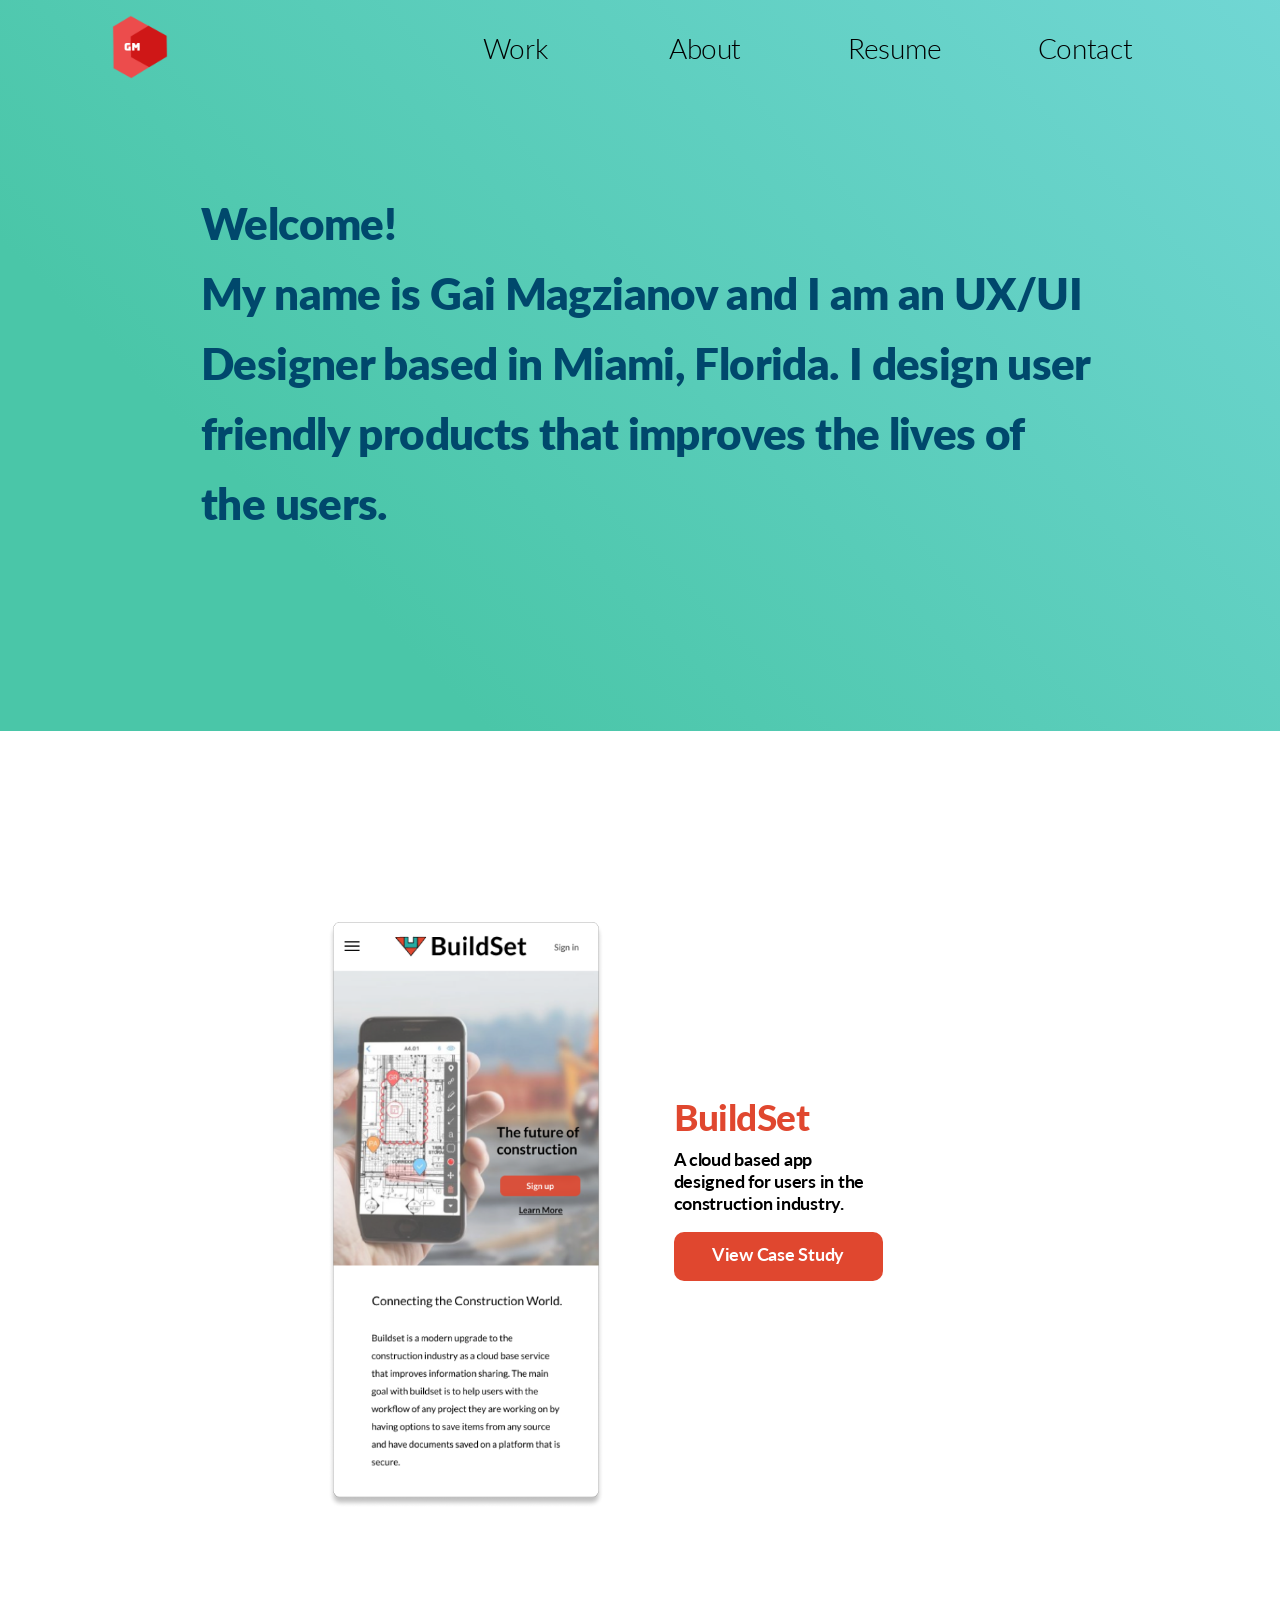
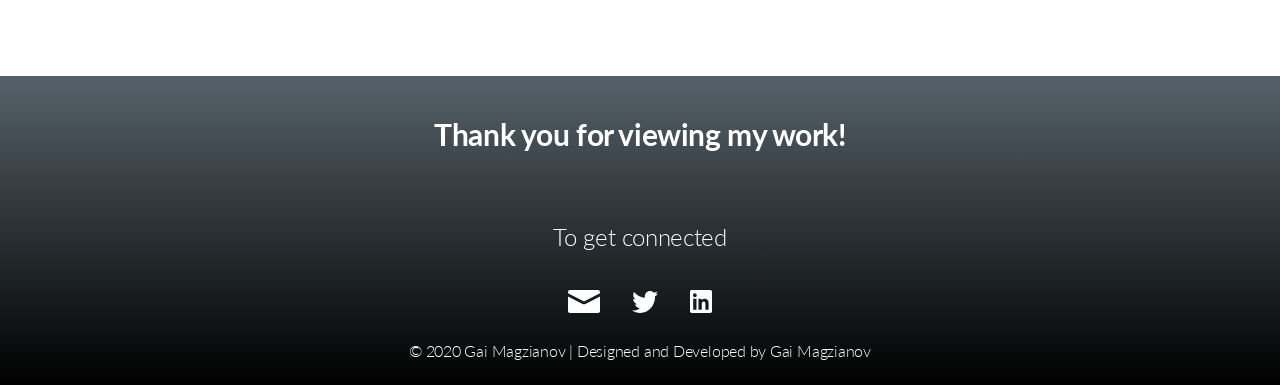
<file: index.html>
<!DOCTYPE html>
<html lang="en">
  <head>
    <meta charset="UTF-8" />
    <meta name="viewport" content="width=device-width, initial-scale=1.0" />
    <title>Home</title>
    <link rel="icon" href="./img/Logo.png" type="image/png" />
    <link rel="stylesheet" href="./css/normalize.css" />
    <link rel="stylesheet" href="./css/style.css" />
  </head>
  <body>
    <!-- hero section start -->
    <section class="home_hero">
      <header class="main_header">
        <div class="logo-wrapper">
          <a href="./index.html"><img src="./img/Logo.png" alt="logo" /></a>
        </div>
        <nav id="navBar" class="navBar">
          <button class="navBar-btn">
            <span class="navBar--open">
              <span></span>
              <span></span>
              <span></span>
            </span>
            <span class="navBar--close"></span>
          </button>
          <ul class="navBar-menu">
            <li><a href="./project.html" class="navBar-link">Work</a></li>
            <li><a href="./about.html" class="navBar-link">About</a></li>
            <li><a href="./resume.html" class="navBar-link">Resume</a></li>
            <li><a href="#footer" class="navBar-link goto-link">Contact</a></li>
          </ul>
        </nav>
      </header>
      <div class="home_hero-content">
        <h1>
          Welcome! <br />
          My name is Gai Magzianov and I am an UX/UI Designer based in Miami,
          Florida. I design user friendly products that improves the lives of the
          users.
        </h1>
      </div>
    </section>
    <!-- hero section end -->
    <!-- buildSet section start -->
    <section class="buildSet">
      <div class="buildSet-preview-wrapper">
        <img
          class="buildSet-preview"
          src="./img/Homepage_Mockup_-_Cellphone_1.png"
          alt="Homepage Mockup"
        />
      </div>
      <div class="buildSet-content">
        <h2>BuildSet</h2>
        <p>
          A cloud based app designed for users in the construction industry.
        </p>
        <a href="./project.html" class="btn-primary">View Case Study</a>
      </div>
    </section>
    <!-- buildSet section start -->
    <!-- footer start -->
    <footer id="footer" class="footer">
      <div class="footer-content">
        <h3>Thank you for viewing my work!</h3>
        <p>To get connected</p>
        <div class="social-links">
          <a
            class="social-btn"
            href="mailto:gmagzianov@gmail.com"
            target="_blank"
          >
            <img src="./img/Rectangle.svg" alt="email" />
          </a>
          <a
            class="social-btn"
            href="https://twitter.com/magzianov"
            target="_blank"
          >
            <img src="./img//twitter.svg" alt="twitter" />
          </a>
          <a
            class="social-btn"
            href="https://www.linkedin.com/in/guy-magzianov/"
            target="_blank"
          >
            <img src="./img/linkedin.svg" alt="linkedin" />
          </a>
        </div>
        <div class="copyrights">
          <p>© 2020 Gai Magzianov | Designed and Developed by Gai Magzianov</p>
        </div>
      </div>
    </footer>
    <!-- footer end -->
    <script src="./js/script.js"></script>
  </body>
</html>
</file>
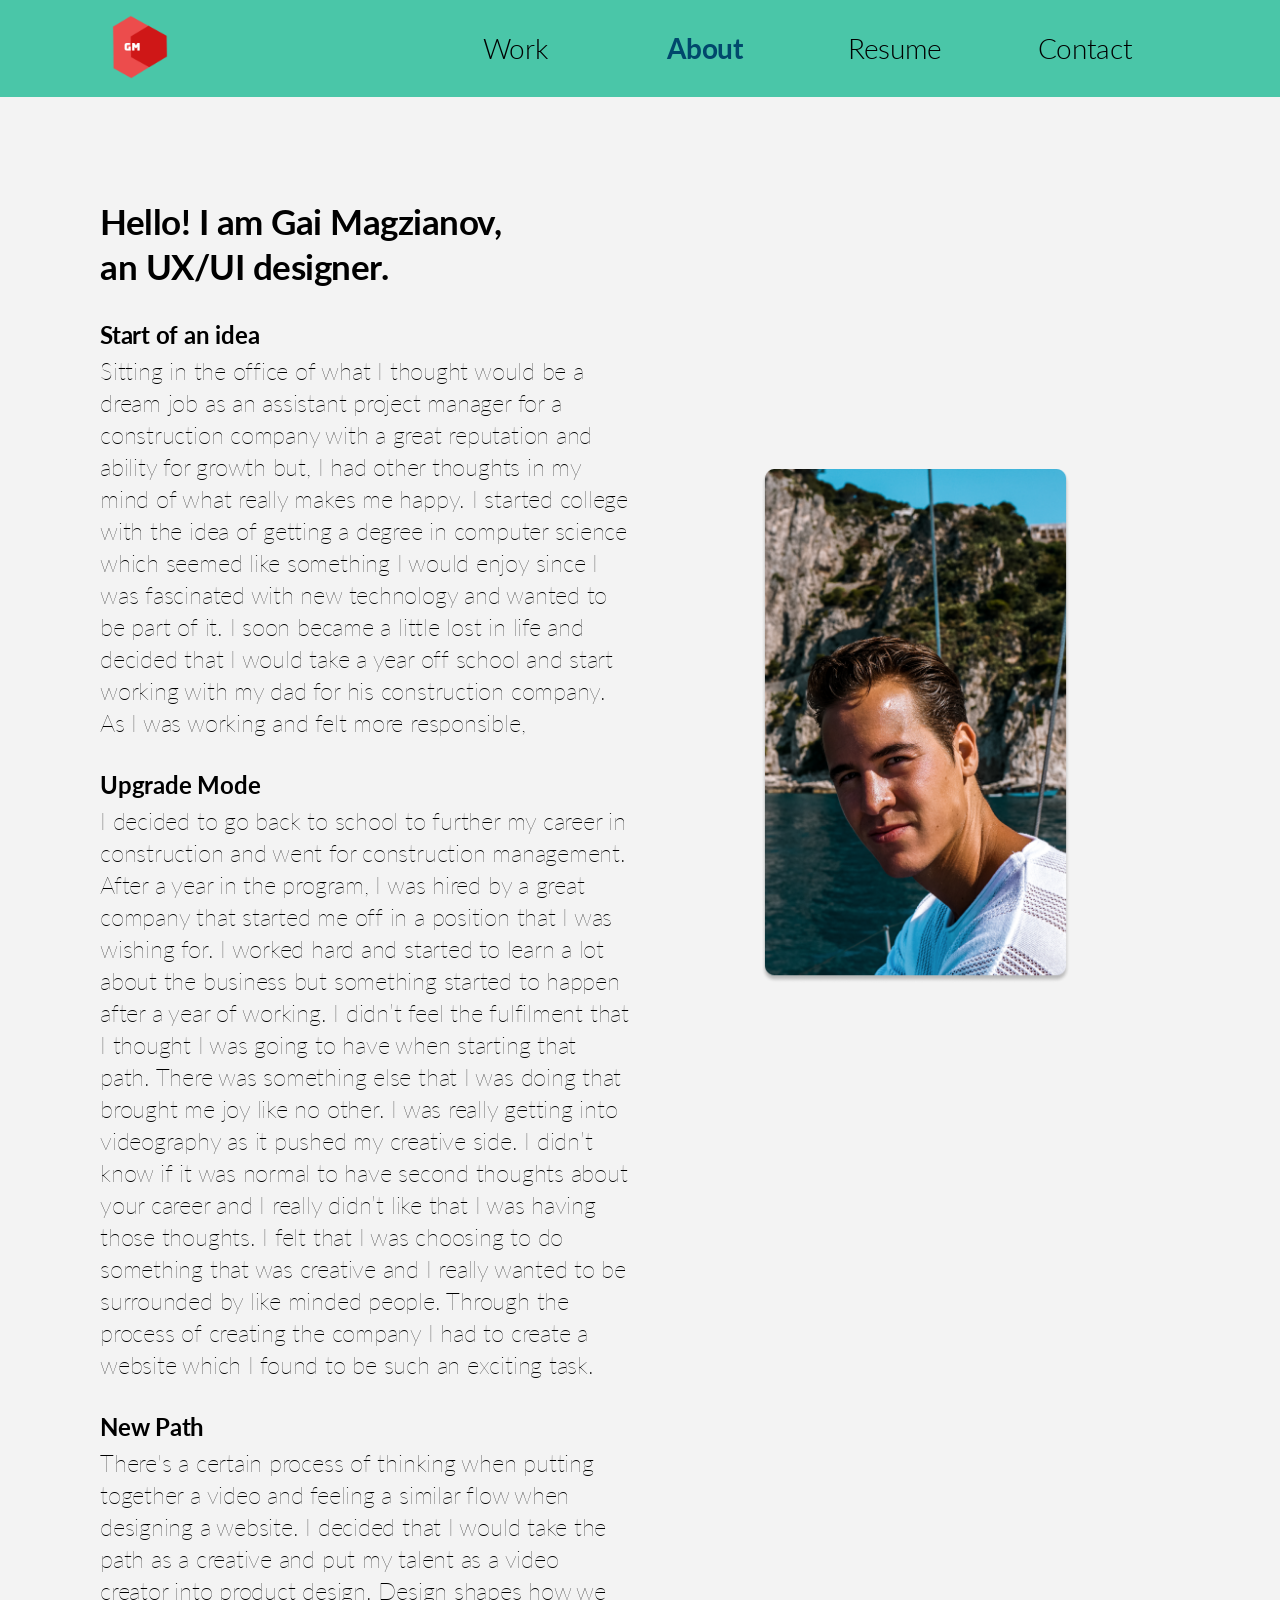
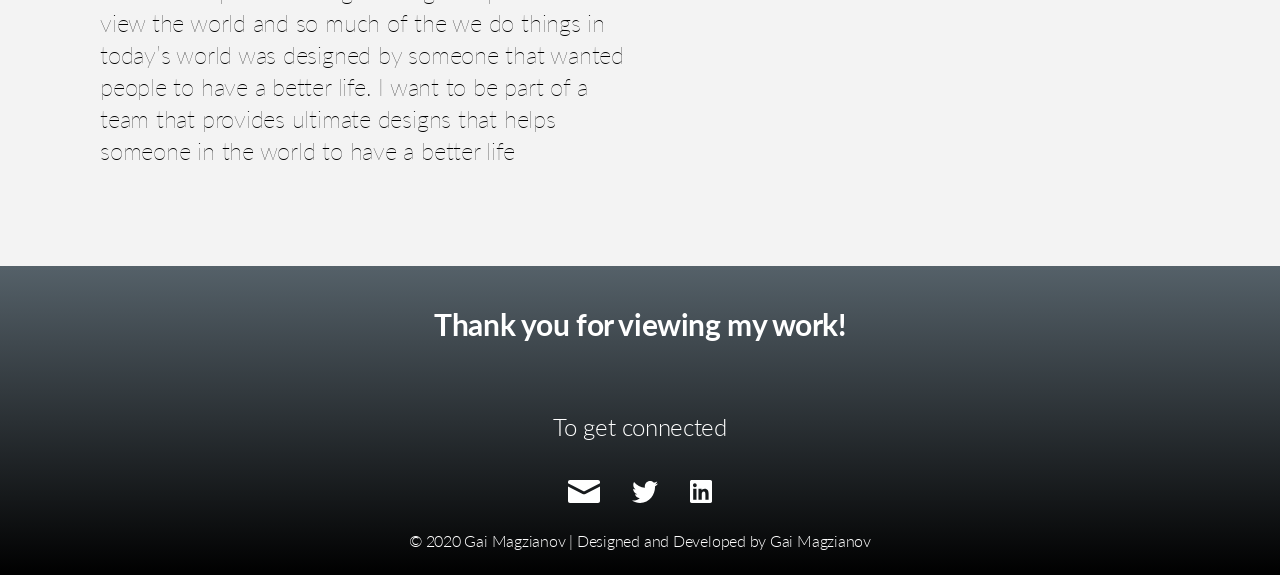
<file: about.html>
<!DOCTYPE html>
<html lang="en">
  <head>
    <meta charset="UTF-8" />
    <meta name="viewport" content="width=device-width, initial-scale=1.0" />
    <title>About</title>
    <link rel="icon" href="./img/Logo.png" type="image/png" />
    <link rel="stylesheet" href="./css/normalize.css" />
    <link rel="stylesheet" href="./css/style.css" />
  </head>
  <body>
    <!-- main header start -->
    <header class="main_header">
      <div class="logo-wrapper">
        <a href="./index.html"><img src="./img/Logo.png" alt="logo" /></a>
      </div>
      <nav id="navBar" class="navBar">
        <button class="navBar-btn">
          <span class="navBar--open">
            <span></span>
            <span></span>
            <span></span>
          </span>
          <span class="navBar--close"></span>
        </button>
        <ul class="navBar-menu">
          <li><a href="./project.html" class="navBar-link">Work</a></li>
          <li class="active">
            <a href="./about.html" class="navBar-link">About</a>
          </li>
          <li><a href="./resume.html" class="navBar-link">Resume</a></li>
          <li><a href="#footer" class="navBar-link goto-link">Contact</a></li>
        </ul>
      </nav>
    </header>
    <!-- main header end -->
    <!-- About section start -->
    <section class="About">
      <div class="About-content">
        <h2>
          Hello! I am Gai Magzianov, <br />
          an UX/UI designer.
        </h2>
        <div class="row">
          <div class="col">
            <img
              src="./img/image_1.png"
              alt="profile img"
              class="profile-img"
            />
          </div>
          <div class="col">
            <h4>Start of an idea</h4>
            <p>
              Sitting in the office of what I thought would be a dream job as an
              assistant project manager for a construction company with a great
              reputation and ability for growth but, I had other thoughts in my
              mind of what really makes me happy. I started college with the
              idea of getting a degree in computer science which seemed like
              something I would enjoy since I was fascinated with new technology
              and wanted to be part of it. I soon became a little lost in life
              and decided that I would take a year off school and start working
              with my dad for his construction company. As I was working and
              felt more responsible,
            </p>
            <h4>Upgrade Mode</h4>
            <p>
              I decided to go back to school to further my career in
              construction and went for construction management. After a year in
              the program, I was hired by a great company that started me off in
              a position that I was wishing for. I worked hard and started to
              learn a lot about the business but something started to happen
              after a year of working. I didn’t feel the fulfilment that I
              thought I was going to have when starting that path. There was
              something else that I was doing that brought me joy like no other.
              I was really getting into videography as it pushed my creative
              side. I didn’t know if it was normal to have second thoughts about
              your career and I really didn’t like that I was having those
              thoughts. I felt that I was choosing to do something that was
              creative and I really wanted to be surrounded by like minded
              people. Through the process of creating the company I had to
              create a website which I found to be such an exciting task.
            </p>
            <h4>New Path</h4>
            <p>
              There's a certain process of thinking when putting together a
              video and feeling a similar flow when designing a website. I
              decided that I would take the path as a creative and put my talent
              as a video creator into product design. Design shapes how we view
              the world and so much of the we do things in today’s world was
              designed by someone that wanted people to have a better life. I
              want to be part of a team that provides ultimate designs that
              helps someone in the world to have a better life
            </p>
          </div>
        </div>
      </div>
    </section>
    <!-- About section end -->
    <!-- footer start -->
    <footer id="footer" class="footer">
      <div class="footer-content">
        <h3>Thank you for viewing my work!</h3>
        <p>To get connected</p>
        <div class="social-links">
          <a
            class="social-btn"
            href="mailto:gmagzianov@gmail.com"
            target="_blank"
          >
            <img src="./img/Rectangle.svg" alt="email" />
          </a>
          <a
            class="social-btn"
            href="https://twitter.com/magzianov"
            target="_blank"
          >
            <img src="./img//twitter.svg" alt="twitter" />
          </a>
          <a
            class="social-btn"
            href="https://www.linkedin.com/in/guy-magzianov/"
            target="_blank"
          >
            <img src="./img/linkedin.svg" alt="linkedin" />
          </a>
        </div>
        <div class="copyrights">
          <p>© 2020 Gai Magzianov | Designed and Developed by Gai Magzianov</p>
        </div>
      </div>
    </footer>
    <!-- footer end -->
    <script src="./js/script.js"></script>
  </body>
</html>
</file>
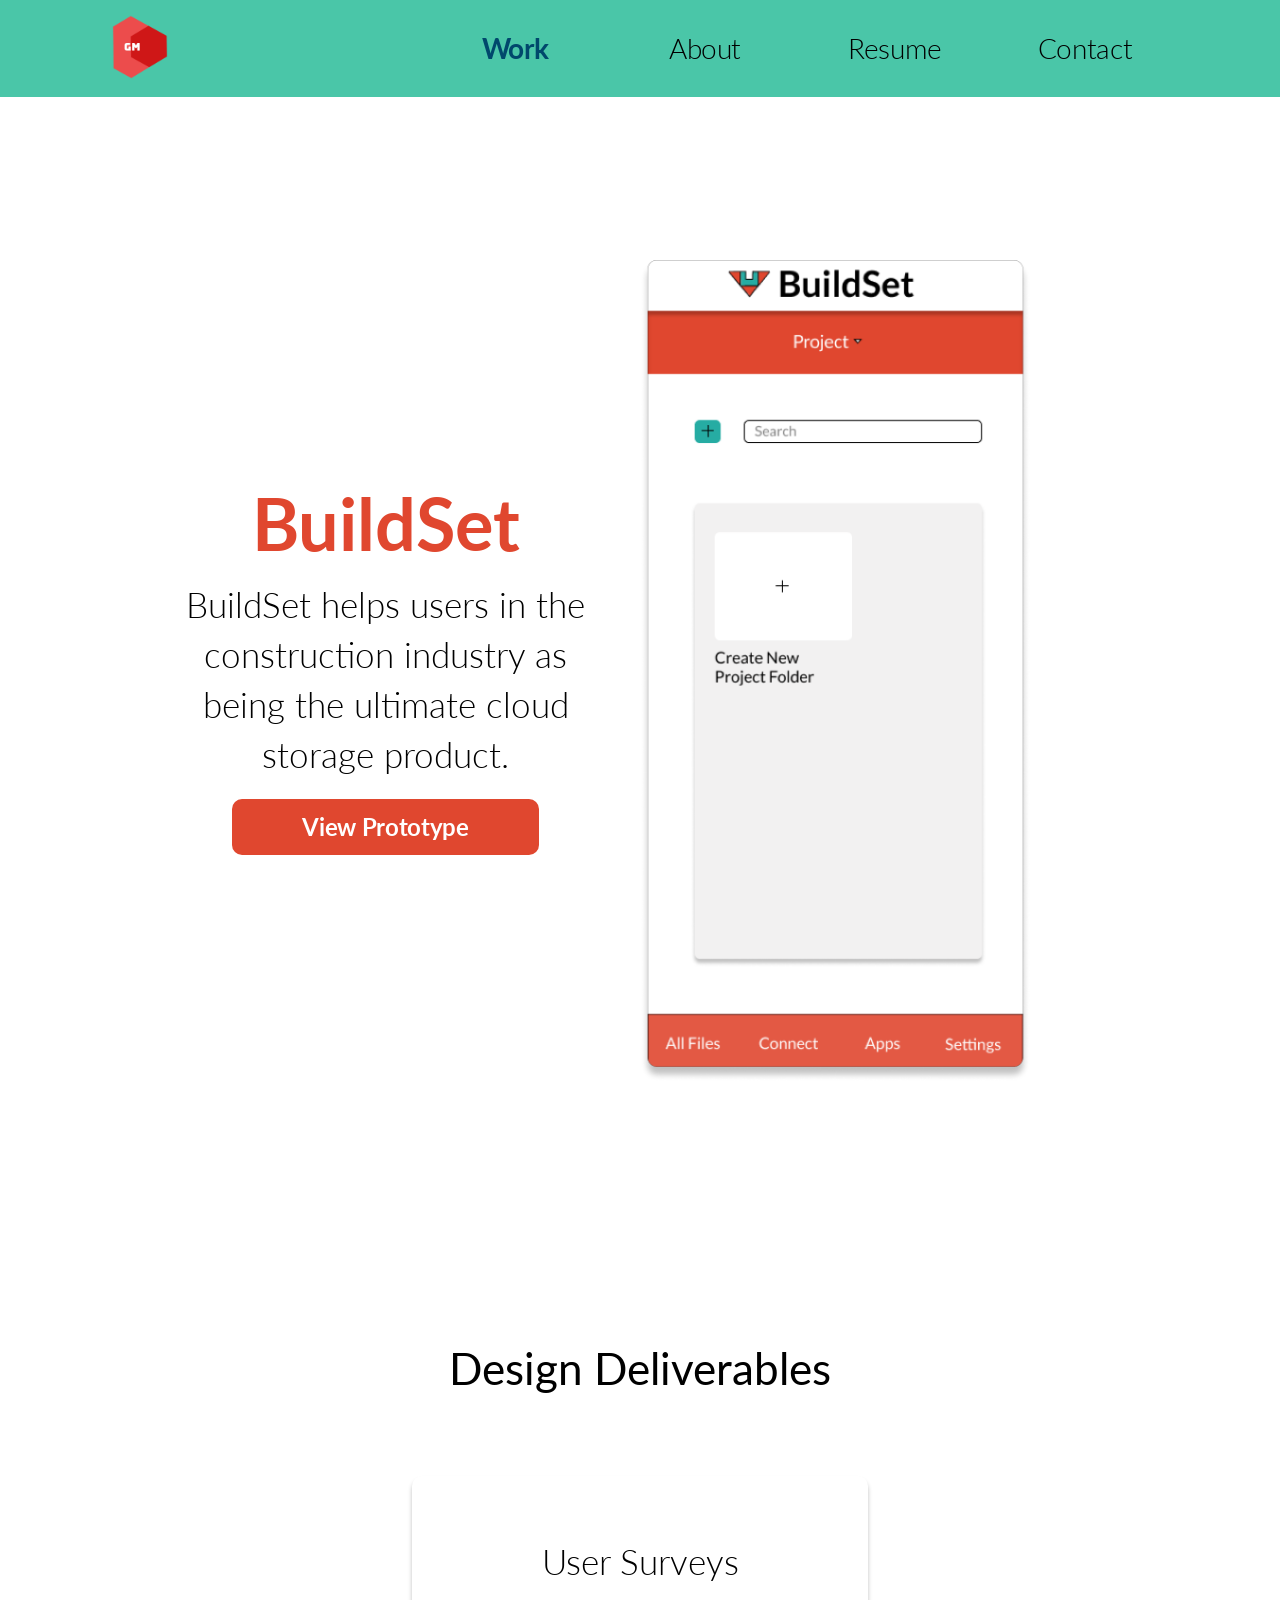
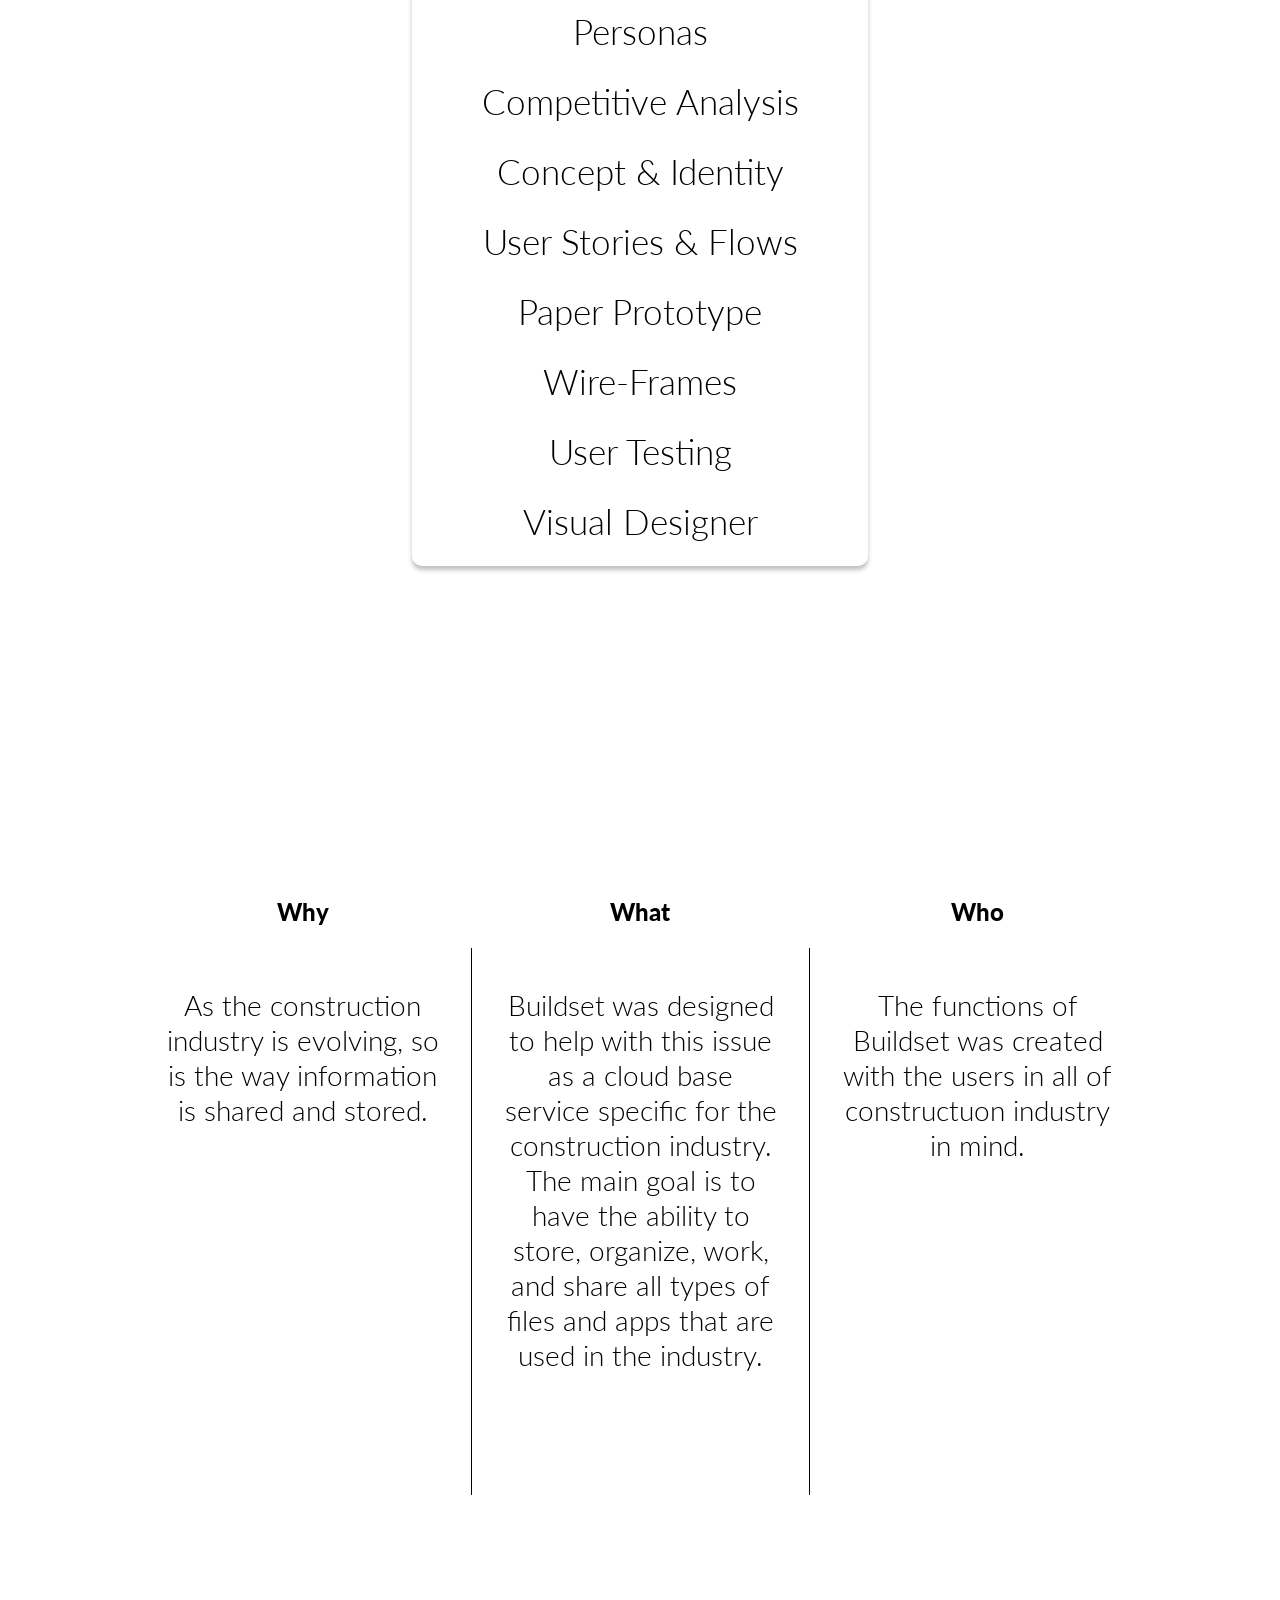
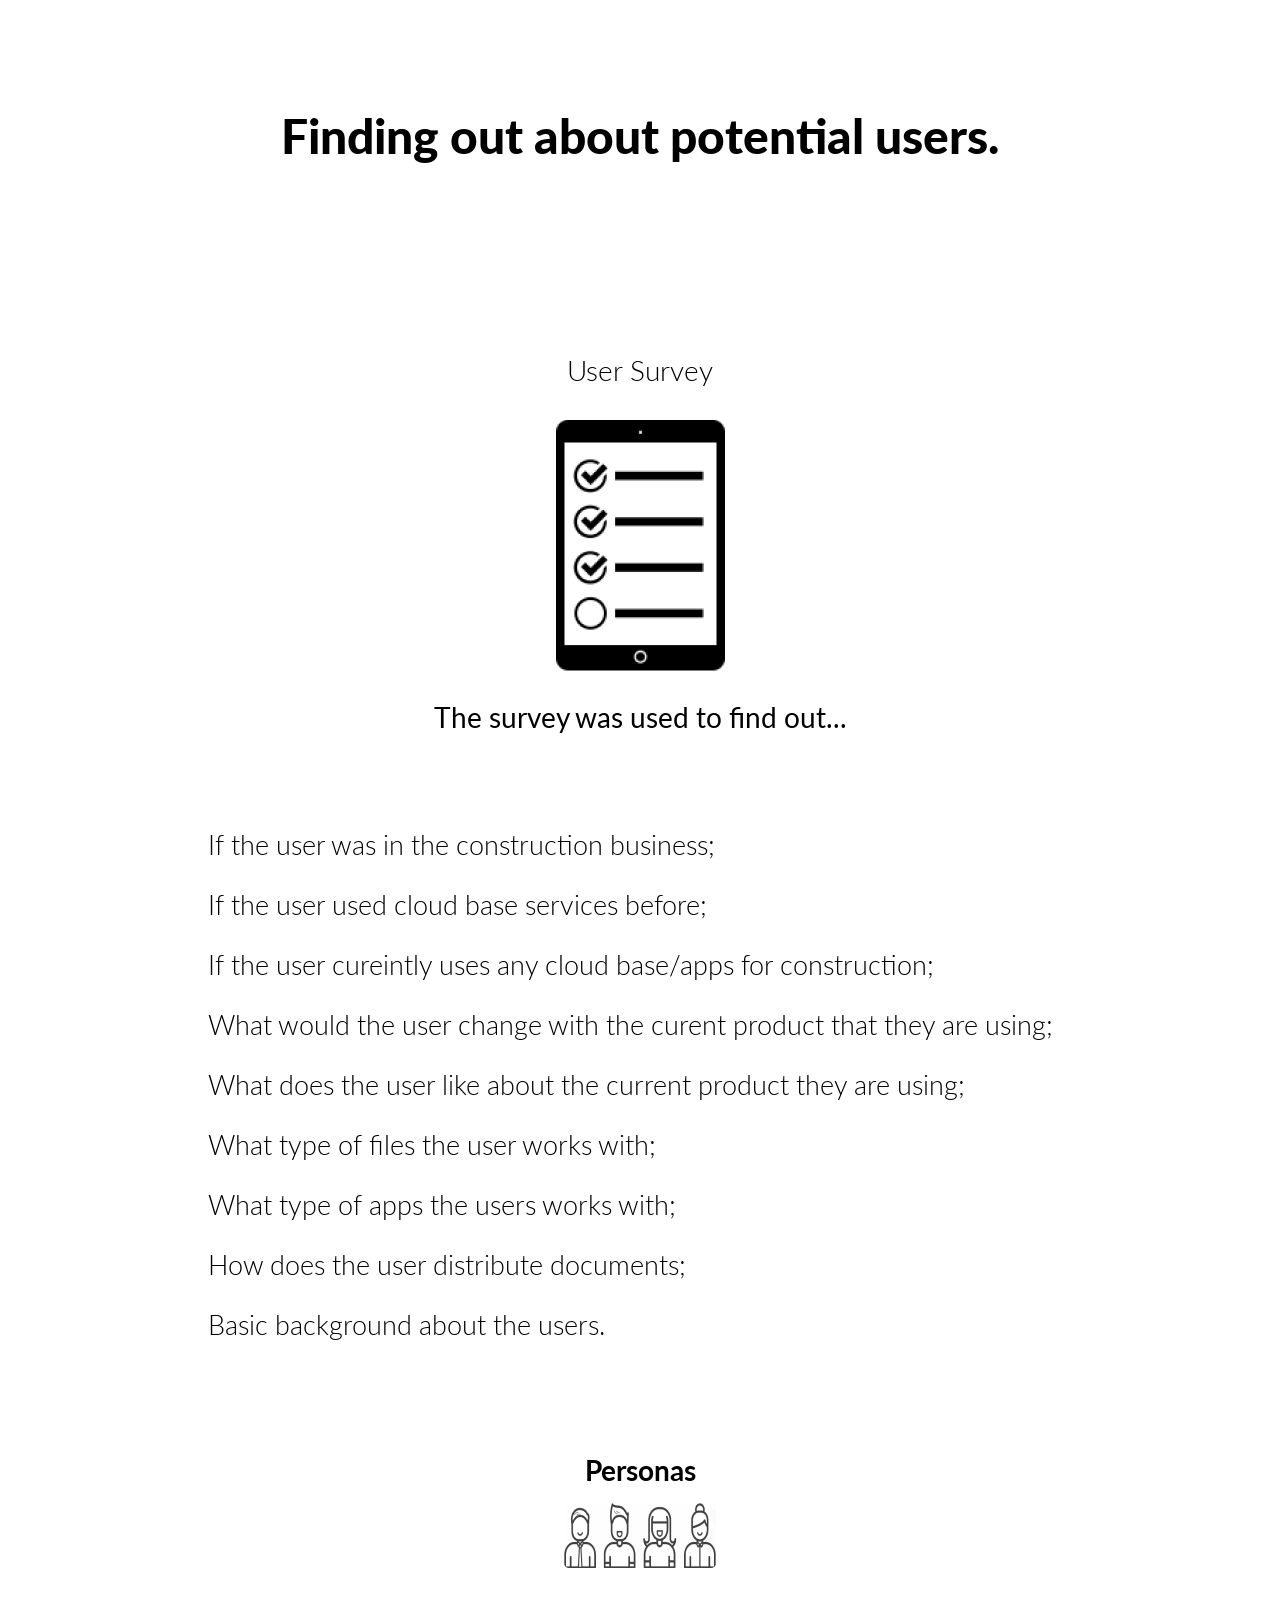
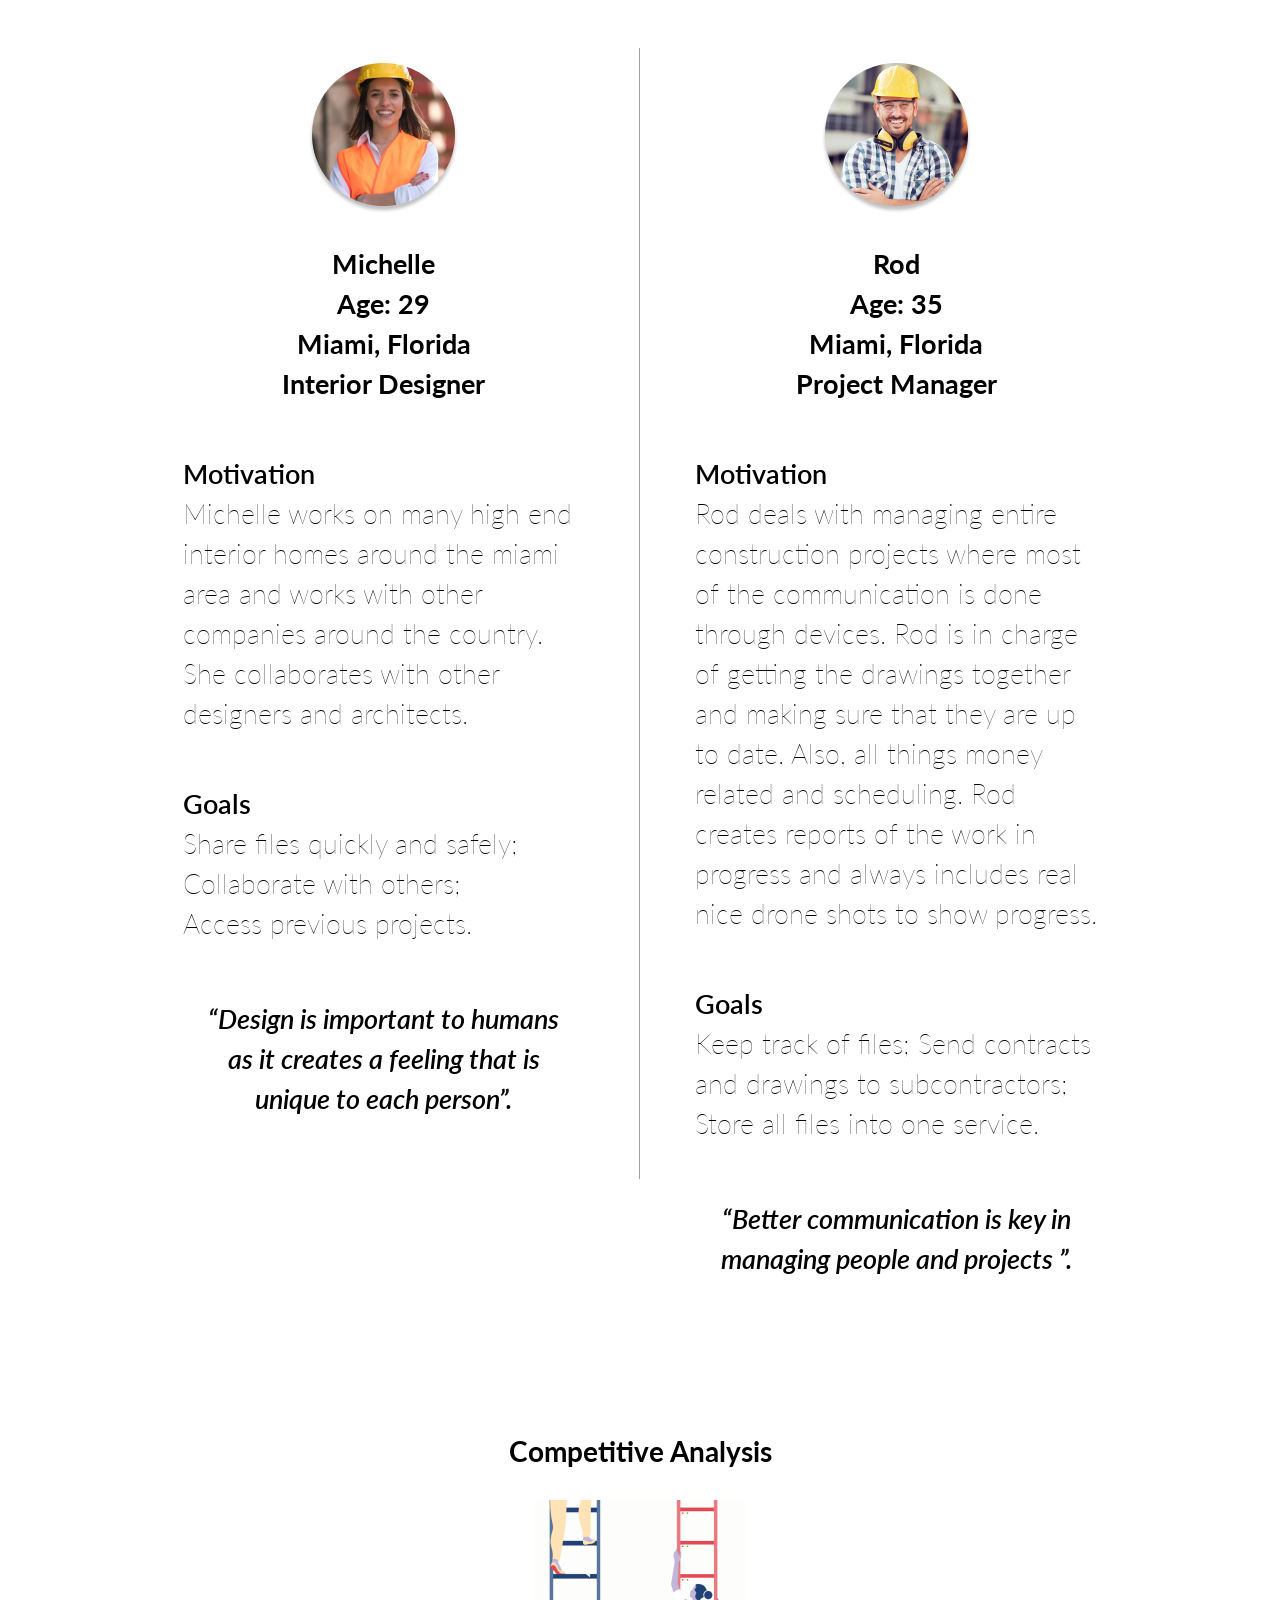
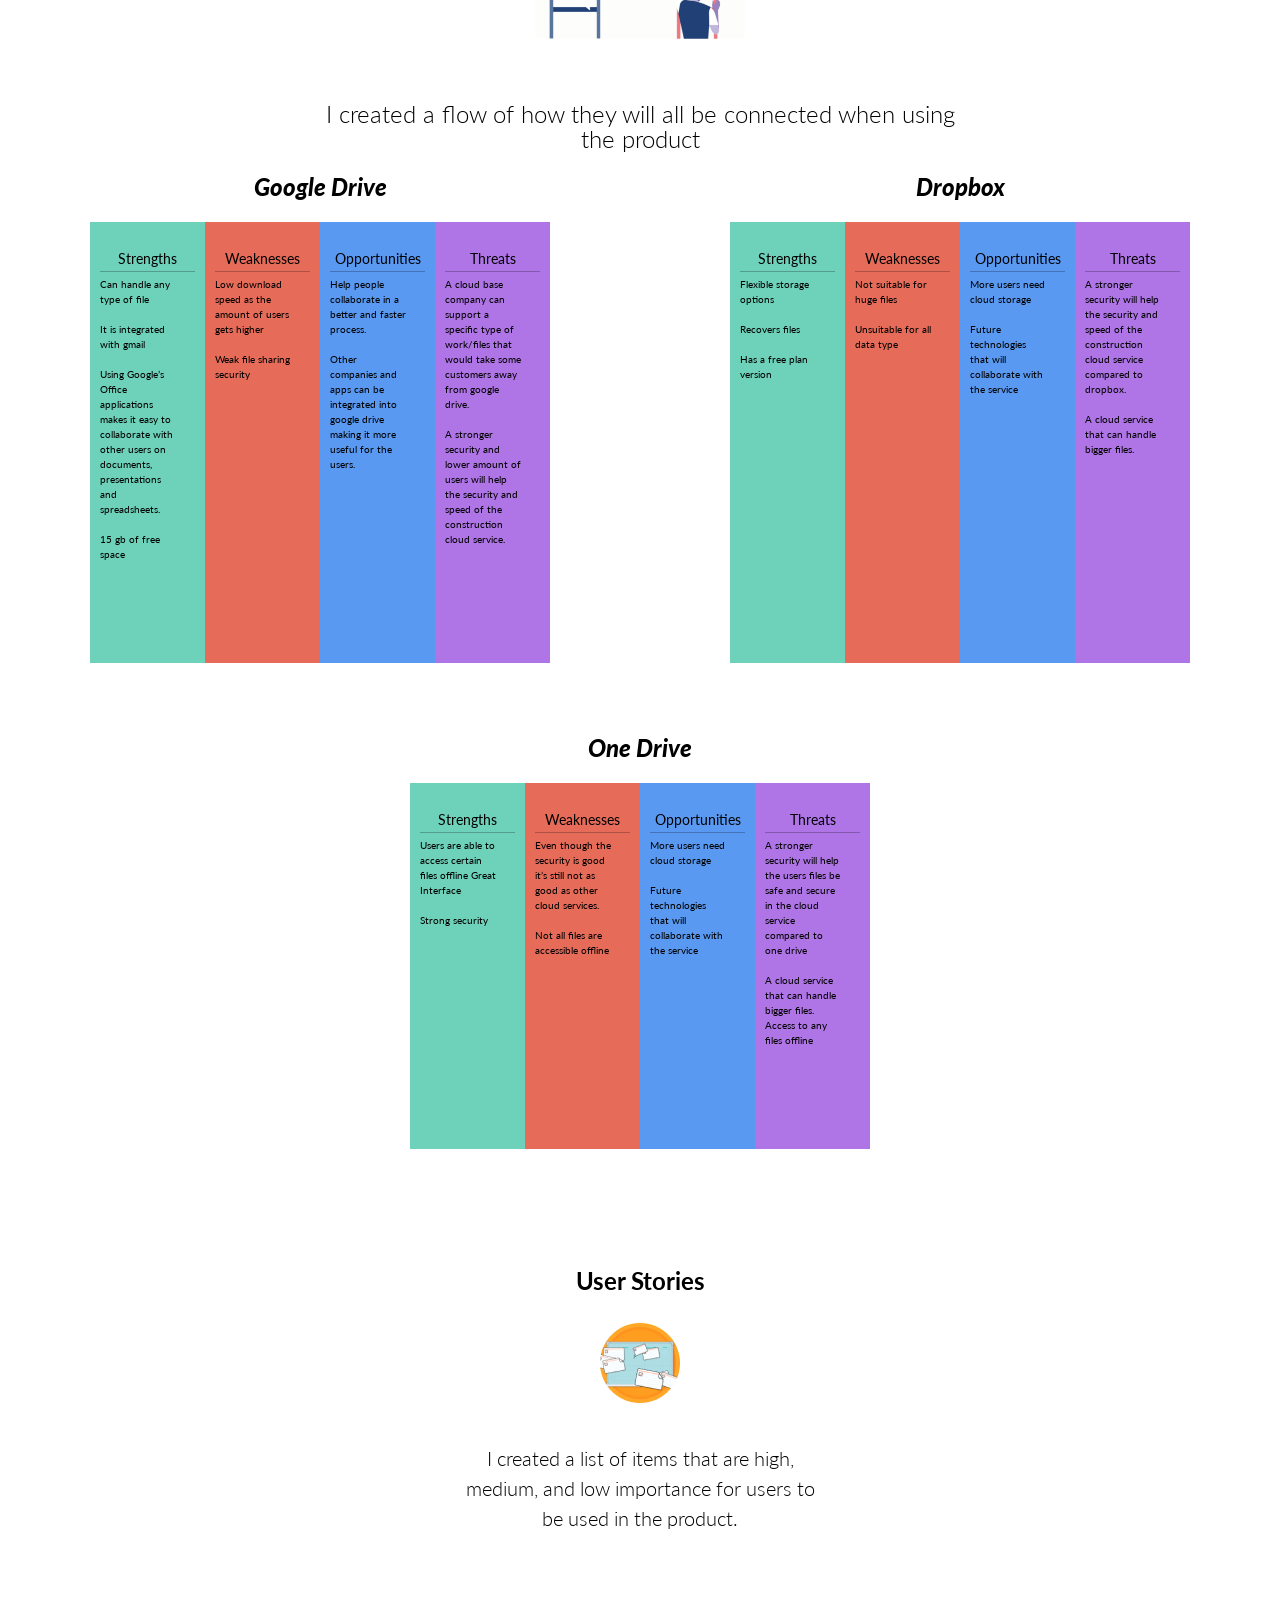
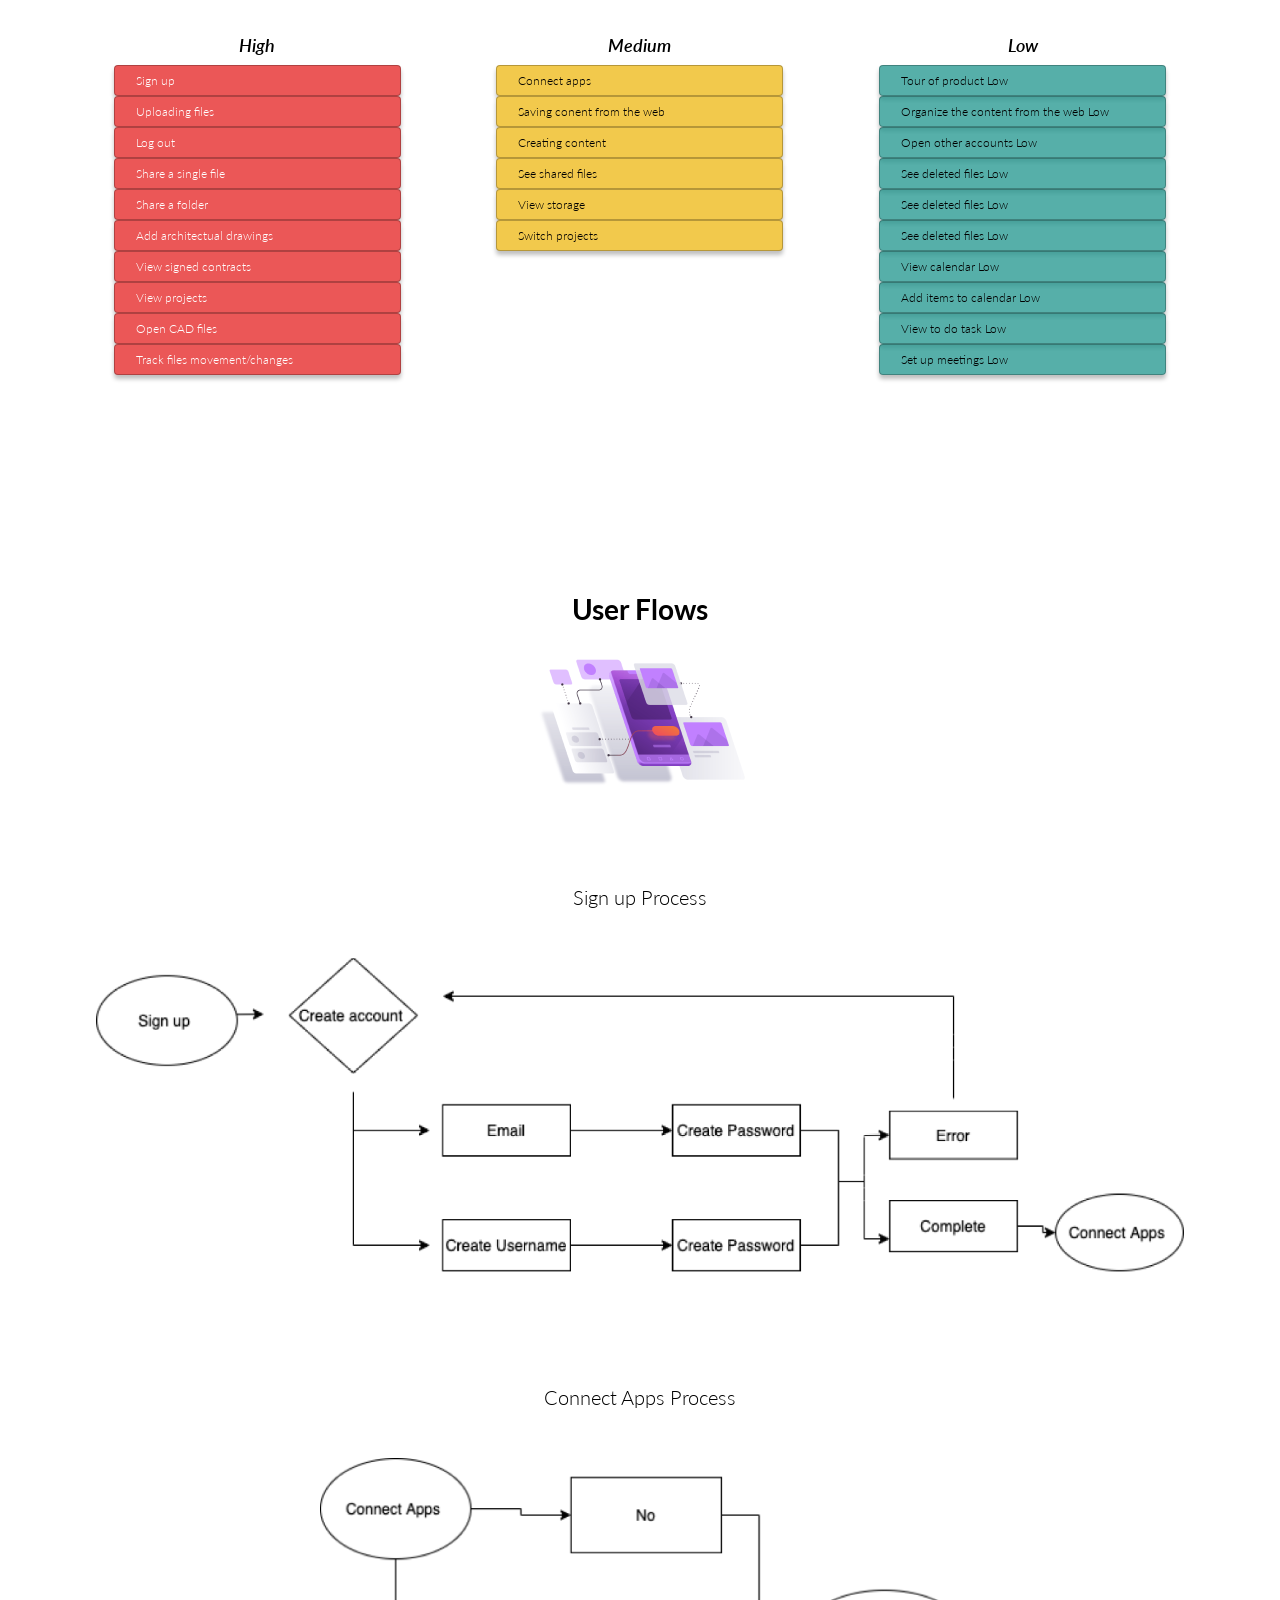
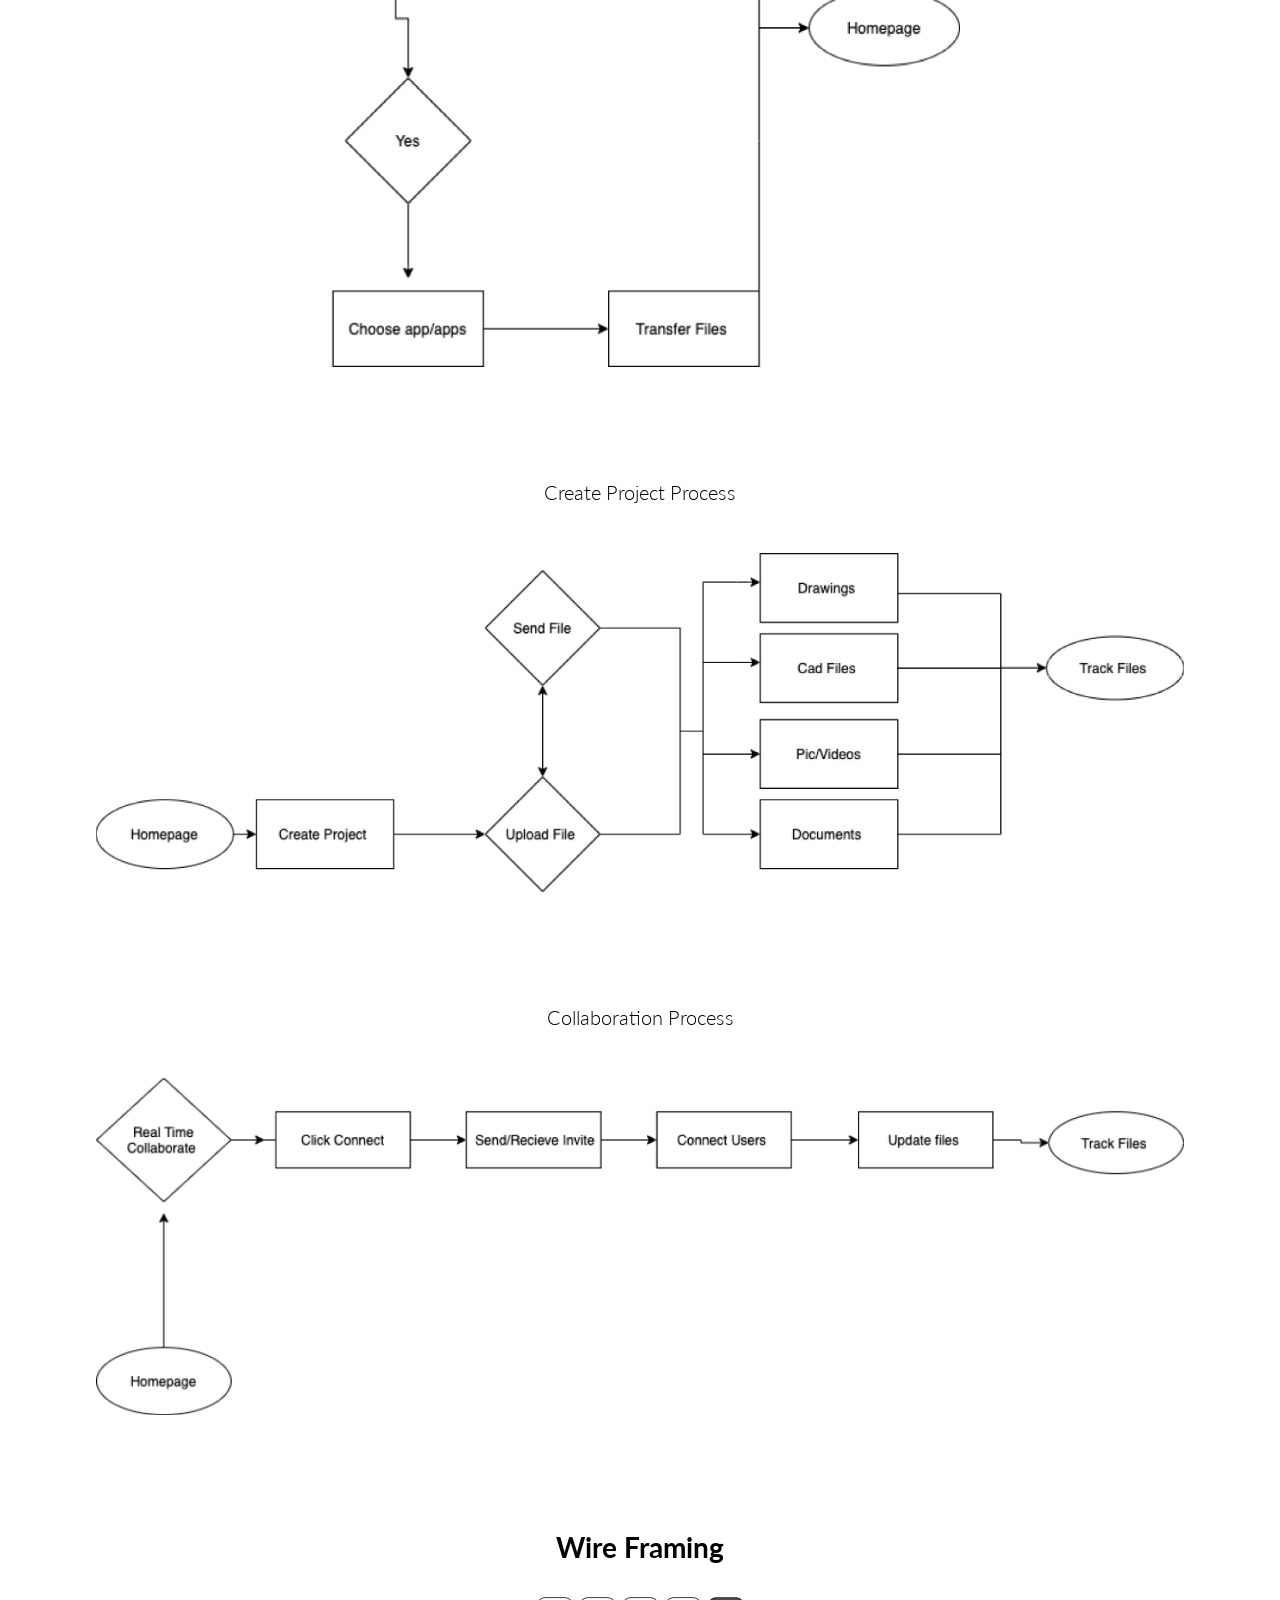
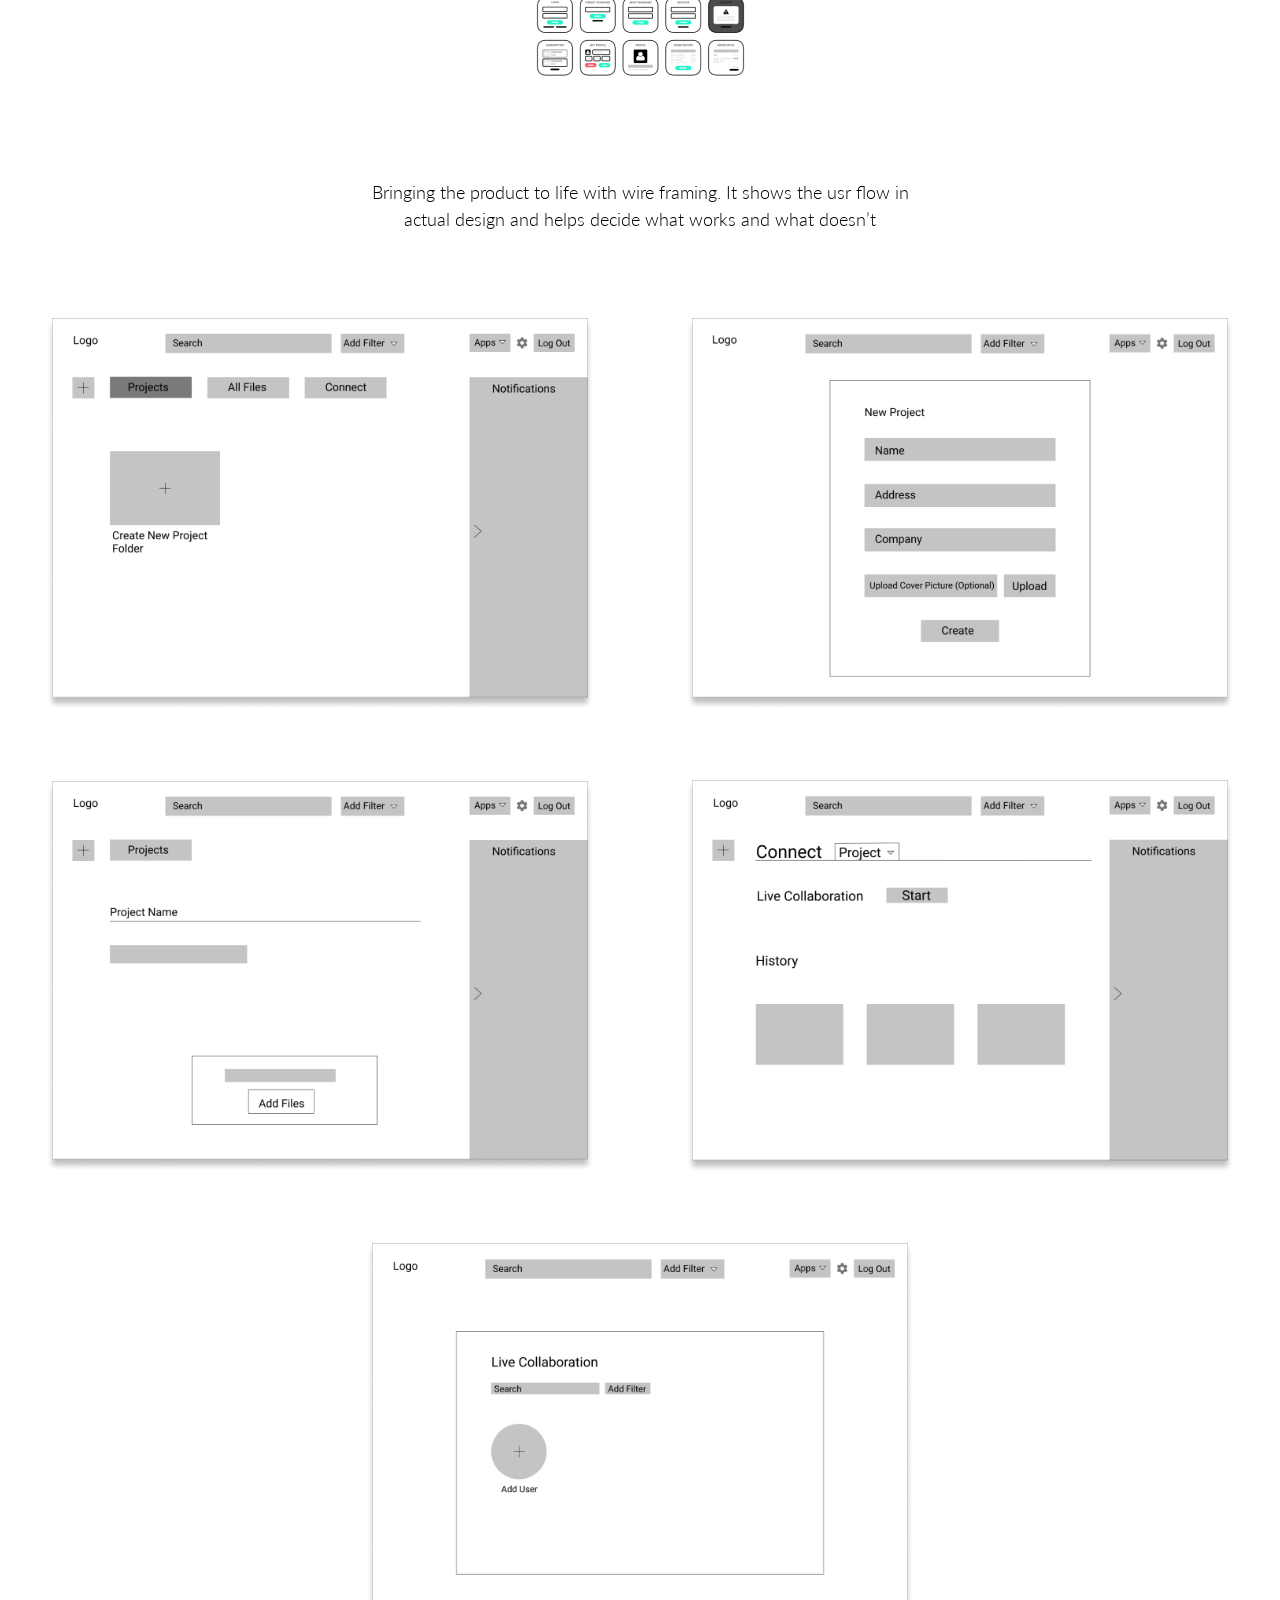
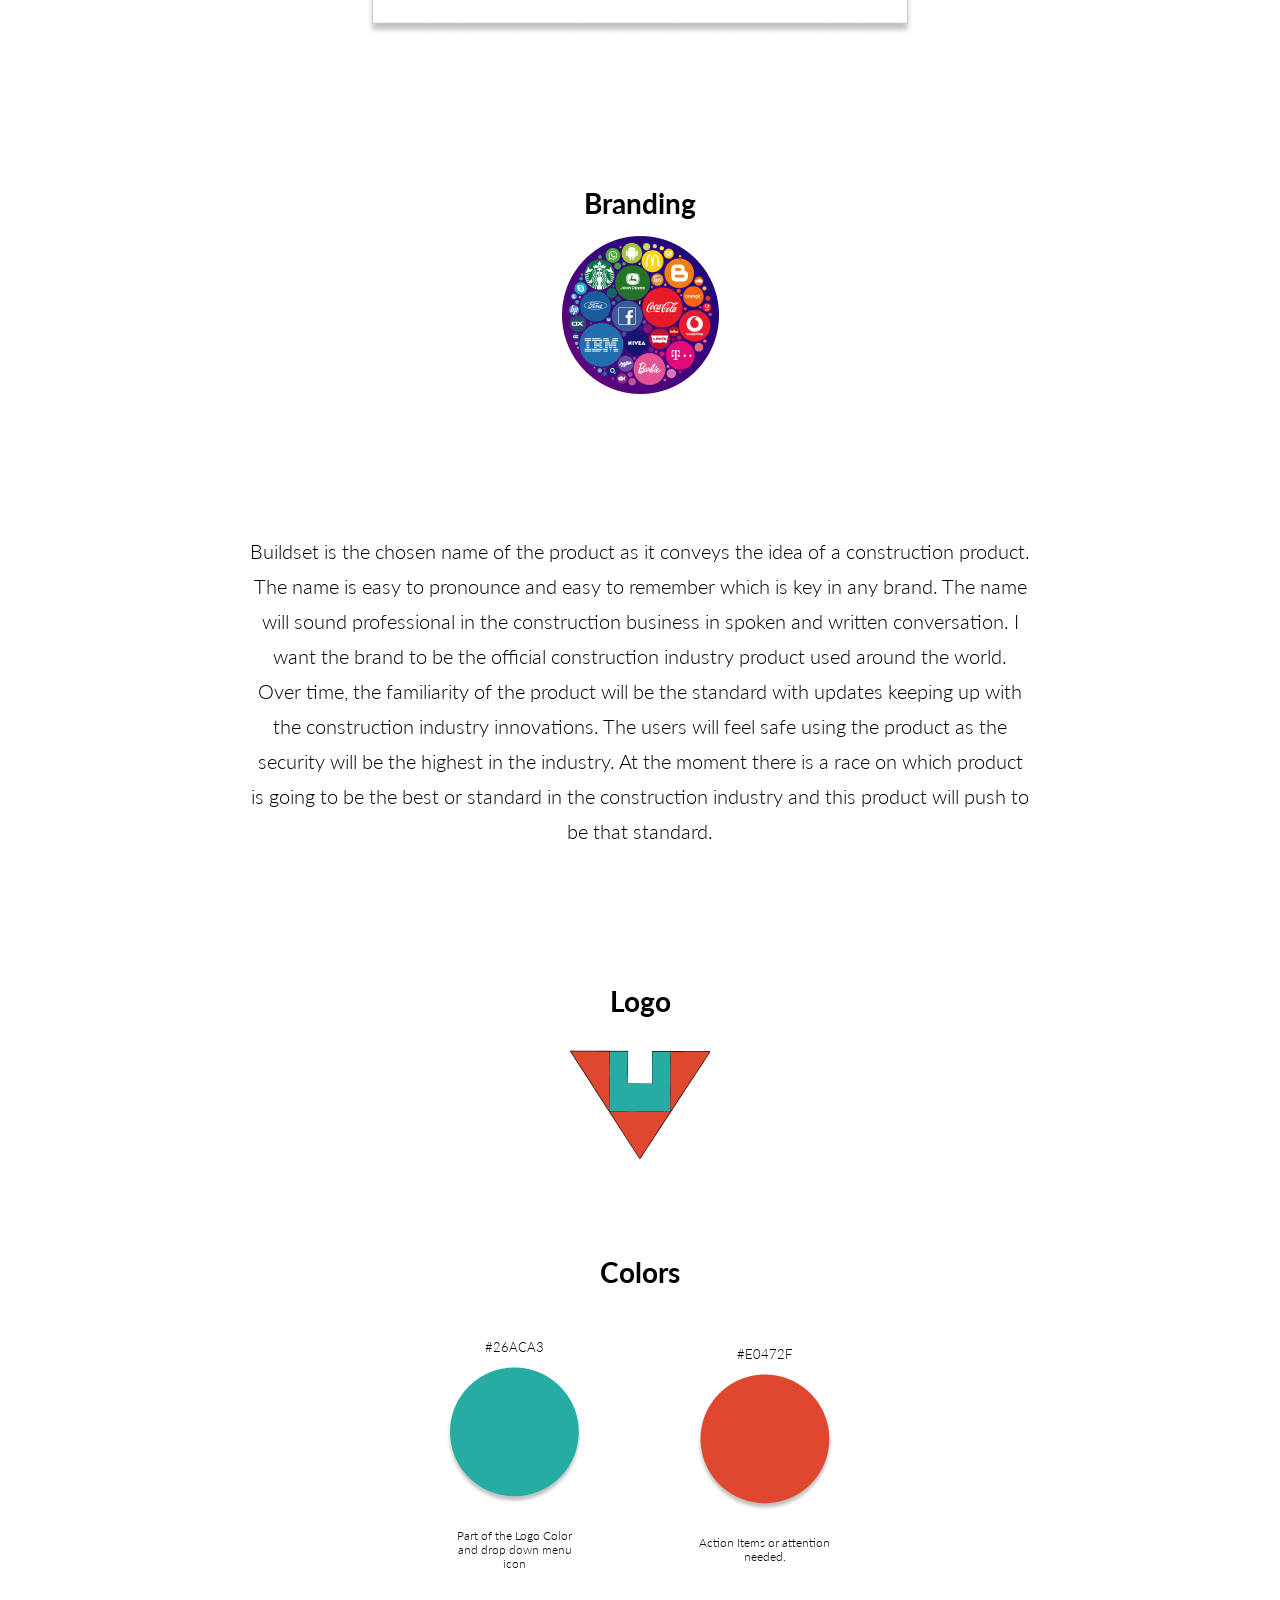
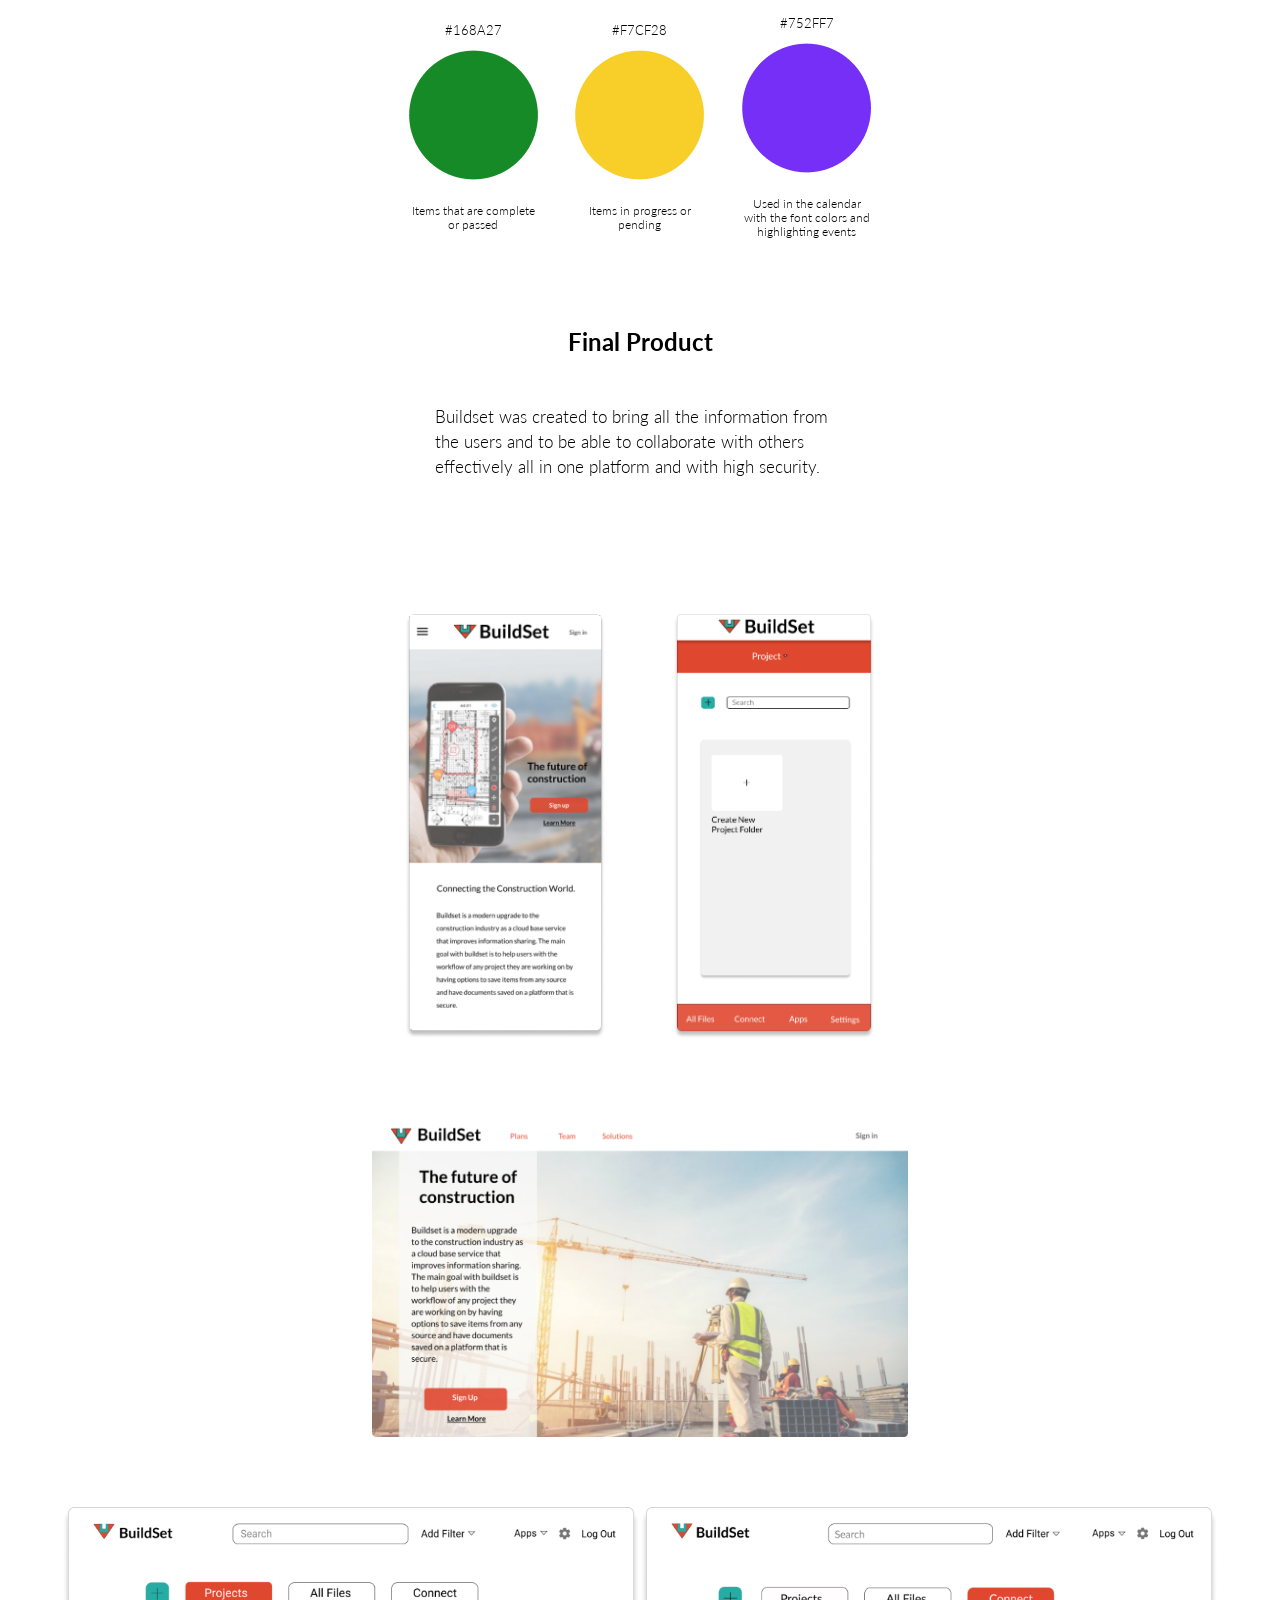
<file: project.html>
<!DOCTYPE html>
<html lang="en">
  <head>
    <meta charset="UTF-8" />
    <meta name="viewport" content="width=device-width, initial-scale=1.0" />
    <title>Work</title>
    <link rel="icon" href="./img/Logo.png" type="image/png" />
    <link rel="stylesheet" href="./css/normalize.css" />
    <link rel="stylesheet" href="./css/style.css" />
  </head>
  <body>
    <!-- main header start -->
    <header class="main_header">
      <div class="logo-wrapper">
        <a href="./index.html"><img src="./img/Logo.png" alt="logo" /></a>
      </div>
      <nav id="navBar" class="navBar">
        <button class="navBar-btn">
          <span class="navBar--open">
            <span></span>
            <span></span>
            <span></span>
          </span>
          <span class="navBar--close"></span>
        </button>
        <ul class="navBar-menu">
          <li class="active">
            <a href="./project.html" class="navBar-link">Work</a>
          </li>
          <li><a href="./about.html" class="navBar-link">About</a></li>
          <li><a href="./resume.html" class="navBar-link">Resume</a></li>
          <li><a href="#footer" class="navBar-link goto-link">Contact</a></li>
        </ul>
      </nav>
    </header>
    <!-- main header end -->
    <!-- project_hero start -->
    <section class="project_hero">
      <div class="project_hero-content">
        <div class="row">
          <div class="col left">
            <h1>BuildSet</h1>
            <p>
              BuildSet helps users in the construction industry as being the
              ultimate cloud storage product.
            </p>
            <a
              href="https://www.figma.com/proto/JTromYzl2TEyW7DQ8vQYyy/Buildset-Prototype?node-id=6%3A2&scaling=scale-down"
              class="btn-primary"
              target="_blank"
              >View Prototype</a
            >
          </div>
          <div class="col right">
            <img
              class="project_hero-img"
              src="./img/Dashboard_-_cellphone_(1)_1.png"
              alt="BuildSet"
            />
          </div>
        </div>
      </div>
    </section>
    <!-- project_hero end -->
    <!-- deliverables section start -->
    <section class="deliverables">
      <div class="deliverables-content">
        <h2>Design Deliverables</h2>
        <div class="deliverables-examples">
          <p>
            User Surveys <br />
            Personas <br />
            Competitive Analysis <br />
            Concept & Identity <br />
            User Stories & Flows <br />
            Paper Prototype <br />
            Wire-Frames <br />
            User Testing <br />
            Visual Designer
          </p>
        </div>
        <!-- FAQs section start -->
        <section class="FAQs">
          <div class="FAQs-item">
            <h3>Why</h3>
            <p>
              As the construction industry is evolving, so is the way
              information is shared and stored.
            </p>
          </div>
          <div class="FAQs-item destop">
            <h3>What</h3>
            <p>
              Buildset was designed to help with this issue as a cloud base
              service specific for the construction industry. The main goal is
              to have the ability to store, organize, work, and share all types
              of files and apps that are used in the industry.
            </p>
          </div>
          <div class="FAQs-item">
            <h3>Who</h3>
            <p>
              The functions of Buildset was created with the users in all of
              constructuon industry in mind.
            </p>
          </div>
          <div class="FAQs-item mobile">
            <h3>What</h3>
            <p>
              There are many different types of apps and file sources used in
              the construction industry and keeping all that organized is hard
              work. The construction industry looses billions of dollars a year
              due to mis-communication.
              <br />
              <br />
              Buildset was designed to help with this issue as a cloud base
              service specific for the construction industry. The main goal is
              to have the ability to store, organize, work, and share all types
              of files and apps that are used in the industry.
            </p>
          </div>
        </section>
        <!-- FAQs section end -->
      </div>
    </section>
    <!-- deliverables section end -->
    <!-- potential_users section start -->
    <section class="potential_users">
      <div class="potential_users-content">
        <h2>Finding out about potential users.</h2>
        <h3>User Survey</h3>
        <img class="survey-img" src="./img/image2.png" alt="User Survey" />
        <h4>The survey was used to find out...</h4>
        <p>
          If the user was in the construction business;
          <br /><br />
          If the user used cloud base services before;
          <br /><br />
          If the user cureintly uses any cloud base/apps for construction;
          <br /><br />
          What would the user change with the curent product that they are
          using;
          <br /><br />
          What does the user like about the current product they are using;
          <br /><br />
          What type of files the user works with;
          <br /><br />
          What type of apps the users works with;
          <br /><br />
          How does the user distribute documents;
          <br /><br />
          Basic background about the users.
        </p>
        <br />
        <p class="survey-result">
          The results show that the riders were not all satisfied with their
          experience and that the buses did not show up on schedule
        </p>
      </div>
    </section>
    <!-- potential_users section end -->
    <!-- personas section start -->
    <section class="personas">
      <div class="personas-content">
        <h2>Personas</h2>
        <img class="personas-img" src="./img/image3.png" alt="Personas" />
        <div class="row">
          <div class="col">
            <article class="personas-profile">
              <img
                class="personas-profile-img"
                src="./img/Ellipse1.png"
                alt="Personas profile"
              />
              <p class="personas-profile-info">
                <strong> Michelle</strong> <br />
                <strong>Age: 29</strong> <br />
                <strong>Miami, Florida </strong> <br />
                <strong>Interior Designer </strong>
              </p>
              <h3>Motivation</h3>
              <p>
                Michelle works on many high end interior homes around the miami
                area and works with other companies around the country. She
                collaborates with other designers and architects.
              </p>

              <h3>Goals</h3>
              <p>
                Share files quickly and safely; <br />
                Collaborate with others; <br />
                Access previous projects.
              </p>
              <blockquote>
                “Design is important to humans as it creates a feeling that is
                unique to each person”.
              </blockquote>
            </article>
          </div>
          <div class="col">
            <article class="personas-profile">
              <img
                class="personas-profile-img"
                src="./img/Ellipse2.png"
                alt="Personas profile"
              />
              <p class="personas-profile-info">
                <strong> Rod</strong> <br />
                <strong>Age: 35</strong> <br />
                <strong>Miami, Florida </strong> <br />
                <strong> Project Manager </strong>
              </p>
              <h3>Motivation</h3>
              <p>
                Rod deals with managing entire construction projects where most
                of the communication is done through devices. Rod is in charge
                of getting the drawings together and making sure that they are
                up to date. Also, all things money related and scheduling. Rod
                creates reports of the work in progress and always includes real
                nice drone shots to show progress.
              </p>

              <h3>Goals</h3>
              <p>
                Keep track of files; Send contracts and drawings to
                subcontractors; Store all files into one service.
              </p>
              <blockquote>
                “Better communication is key in managing people and projects ”.
              </blockquote>
            </article>
          </div>
        </div>
      </div>
    </section>
    <!-- personas section end -->
    <!-- analysis section start -->
    <section class="analysis">
      <div class="analysis-content">
        <h2>Competitive Analysis</h2>
        <img
          class="analysis-img"
          src="./img/image4.png"
          alt="analysis preview"
        />
        <p class="desktop-only">
          I created a flow of how they will all be connected when using the
          product
        </p>
        <div class="row">
          <div class="col">
            <h3>Google Drive</h3>
            <div class="analysis_table">
              <div class="analysis_table-col">
                <div class="table-col-head">Strengths</div>
                <div class="table-col-cell">
                  <p>
                    Can handle any type of file <br /><br />
                    It is integrated with gmail
                    <br /><br />
                    Using Google’s Office applications makes it easy to
                    collaborate with other users on documents, presentations and
                    spreadsheets.
                    <br /><br />
                    15 gb of free space
                  </p>
                </div>
              </div>
              <div class="analysis_table-col">
                <div class="table-col-head">Weaknesses</div>
                <div class="table-col-cell">
                  <p>
                    Low download speed as the amount of users gets higher
                    <br /><br />
                    Weak file sharing security
                  </p>
                </div>
              </div>
              <div class="analysis_table-col">
                <div class="table-col-head">Opportunities</div>
                <div class="table-col-cell">
                  <p>
                    Help people collaborate in a better and faster process.
                    <br /><br />
                    Other companies and apps can be integrated into google drive
                    making it more useful for the users.
                  </p>
                </div>
              </div>
              <div class="analysis_table-col">
                <div class="table-col-head">Threats</div>
                <div class="table-col-cell">
                  <p>
                    A cloud base company can support a specific type of
                    work/files that would take some customers away from google
                    drive.
                    <br /><br />
                    A stronger security and lower amount of users will help the
                    security and speed of the construction cloud service.
                  </p>
                </div>
              </div>
            </div>
          </div>
          <div class="col">
            <h3>Dropbox</h3>
            <div class="analysis_table">
              <div class="analysis_table-col">
                <div class="table-col-head">Strengths</div>
                <div class="table-col-cell">
                  <p>
                    Flexible storage options
                    <br /><br />
                    Recovers files
                    <br /><br />
                    Has a free plan version
                  </p>
                </div>
              </div>
              <div class="analysis_table-col">
                <div class="table-col-head">Weaknesses</div>
                <div class="table-col-cell">
                  <p>
                    Not suitable for huge files
                    <br /><br />
                    Unsuitable for all data type
                  </p>
                </div>
              </div>
              <div class="analysis_table-col">
                <div class="table-col-head">Opportunities</div>
                <div class="table-col-cell">
                  <p>
                    More users need cloud storage
                    <br /><br />
                    Future technologies that will collaborate with the service
                  </p>
                </div>
              </div>
              <div class="analysis_table-col">
                <div class="table-col-head">Threats</div>
                <div class="table-col-cell">
                  <p>
                    A stronger security will help the security and speed of the
                    construction cloud service compared to dropbox.
                    <br /><br />
                    A cloud service that can handle bigger files.
                  </p>
                </div>
              </div>
            </div>
          </div>
          <div class="col">
            <h3>One Drive</h3>
            <div class="analysis_table">
              <div class="analysis_table-col">
                <div class="table-col-head">Strengths</div>
                <div class="table-col-cell">
                  <p>
                    Users are able to access certain files offline Great
                    Interface
                    <br /><br />
                    Strong security
                  </p>
                </div>
              </div>
              <div class="analysis_table-col">
                <div class="table-col-head">Weaknesses</div>
                <div class="table-col-cell">
                  <p>
                    Even though the security is good it’s still not as good as
                    other cloud services.
                    <br /><br />
                    Not all files are accessible offline
                  </p>
                </div>
              </div>
              <div class="analysis_table-col">
                <div class="table-col-head">Opportunities</div>
                <div class="table-col-cell">
                  <p>
                    More users need cloud storage
                    <br /><br />
                    Future technologies that will collaborate with the service
                  </p>
                </div>
              </div>
              <div class="analysis_table-col">
                <div class="table-col-head">Threats</div>
                <div class="table-col-cell">
                  <p>
                    A stronger security will help the users files be safe and
                    secure in the cloud service compared to one drive
                    <br /><br />
                    A cloud service that can handle bigger files. Access to any
                    files offline
                  </p>
                </div>
              </div>
            </div>
          </div>
        </div>
      </div>
    </section>
    <!-- analysis section end  -->
    <!-- user stories section start -->
    <section class="user_stories">
      <div class="user_stories-content">
        <h2>User Stories</h2>
        <img
          src="./img/Ellipse8.png"
          alt="user stories"
          class="user_stories-img"
        />
        <p>
          I created a list of items that are high, medium, and low importance
          for users to be used in the product.
        </p>
        <div class="list_importance">
          <div class="list_importance-item red">
            <h3>High</h3>
            <ul>
              <li>Sign up</li>
              <li>Uploading files</li>
              <li>Log out</li>
              <li>Share a single file</li>
              <li>Share a folder</li>
              <li>Add architectual drawings</li>
              <li>View signed contracts</li>
              <li>View projects</li>
              <li>Open CAD files</li>
              <li>Track files movement/changes</li>
            </ul>
          </div>
          <div class="list_importance-item yellow">
            <h3>Medium</h3>
            <ul>
              <li>Connect apps</li>
              <li>Saving conent from the web</li>
              <li>Creating content</li>
              <li>See shared files</li>
              <li>View storage</li>
              <li>Switch projects</li>
            </ul>
          </div>
          <div class="list_importance-item green">
            <h3>Low</h3>
            <ul>
              <li>Tour of product Low</li>
              <li>Organize the content from the web Low</li>
              <li>Open other accounts Low</li>
              <li>See deleted files Low</li>
              <li>See deleted files Low</li>
              <li>See deleted files Low</li>
              <li>View calendar Low</li>
              <li>Add items to calendar Low</li>
              <li>View to do task Low</li>
              <li>Set up meetings Low</li>
            </ul>
          </div>
        </div>
      </div>
    </section>
    <!-- user stories section end -->
    <!-- user flows section start -->
    <section class="user_flows">
      <div class="user_flows-content">
        <h2>User Flows</h2>
        <img src="./img/image5.png" alt="user flows" class="user_flows-img" />
        <p class="mobile-only">
          I created a flow of how they will all be connected when using the
          product
        </p>
        <p class="desktop-only">Sign up Process</p>
        <img
          class="diagram-img"
          src="./img/UntitledDiagram-Page-1(1)1.png"
          alt=" Diagram-Page"
        />
        <p class="desktop-only">Connect Apps Process</p>
        <img
          class="diagram-img"
          src="./img/UntitledDiagram-Page-21.png"
          alt=" Diagram-Page"
        />
        <p class="desktop-only">Create Project Process</p>
        <img
          class="diagram-img"
          src="./img/UntitledDiagram-Page-3(2)1.png"
          alt=" Diagram-Page"
        />
        <p class="desktop-only">Collaboration Process</p>
        <img
          class="diagram-img"
          src="./img/UntitledDiagram-Page-41.png"
          alt=" Diagram-Page"
        />
      </div>
    </section>
    <!-- user flows section end -->
    <!-- wire framing section start -->
    <section class="wire_framing">
      <div class="wire_framing-content">
        <h2>Wire Framing</h2>
        <img
          src="./img/image_6.png"
          alt="Wire Framing"
          class="wire_framing-img"
        />
        <p>
          Bringing the product to life with wire framing. It shows the usr flow
          in actual design and helps decide what works and what doesn’t
        </p>
        <div class="row">
          <div class="col">
            <img
              src="./img/Desktop_-_5_1.png"
              alt="wire framing preview"
              class="wire_framing-preview"
            />
          </div>
          <div class="col">
            <img
              src="./img/Desktop-7(1)1.png"
              alt="wire framing preview"
              class="wire_framing-preview"
            />
          </div>
          <div class="col">
            <img
              src="./img/Desktop-6(1)1.png"
              alt="wire framing preview"
              class="wire_framing-preview"
            />
          </div>
          <div class="col">
            <img
              src="./img/Desktop-81.png"
              alt="wire framing preview"
              class="wire_framing-preview"
            />
          </div>
          <div class="col">
            <img
              src="./img/Desktop-91.png"
              alt="wire framing preview"
              class="wire_framing-preview"
            />
          </div>
        </div>
      </div>
    </section>
    <!-- wire framing section end -->
    <!-- branding section start -->
    <section class="branding">
      <div class="branding-content">
        <h2>Branding</h2>
        <img src="./img/Ellipse9.png" alt="branding" class="branding-img" />
        <p>
          Buildset is the chosen name of the product as it conveys the idea of a
          construction product. The name is easy to pronounce and easy to
          remember which is key in any brand. The name will sound professional
          in the construction business in spoken and written conversation. I
          want the brand to be the official construction industry product used
          around the world. Over time, the familiarity of the product will be
          the standard with updates keeping up with the construction industry
          innovations. The users will feel safe using the product as the
          security will be the highest in the industry. At the moment there is a
          race on which product is going to be the best or standard in the
          construction industry and this product will push to be that standard.
        </p>
        <h3>Logo</h3>
        <img src="./img/Group11.png" alt="branding" class="branding-preview" />
        <h3>Colors</h3>
        <div class="list_colors">
          <div class="row fixed">
            <div class="col">
              <article class="list_colors-item">
                <h4>#26ACA3</h4>
                <img
                  class="list_colors-img"
                  src="./img/Ellipse3.png"
                  alt="color"
                />
                <p>Part of the Logo Color and drop down menu icon</p>
              </article>
            </div>
            <div class="col">
              <article class="list_colors-item">
                <h4>#E0472F</h4>
                <img
                  class="list_colors-img"
                  src="./img/Ellipse4.png"
                  alt="color"
                />
                <p>Action Items or attention needed.</p>
              </article>
            </div>
          </div>
          <div class="row fixed">
            <div class="col">
              <article class="list_colors-item">
                <h4>#168A27</h4>
                <img
                  class="list_colors-img"
                  src="./img/Ellipse5.png"
                  alt="color"
                />
                <p>Items that are complete or passed</p>
              </article>
            </div>
            <div class="col">
              <article class="list_colors-item">
                <h4>#F7CF28</h4>
                <img
                  class="list_colors-img"
                  src="./img/Ellipse6.png"
                  alt="color"
                />
                <p>Items in progress or pending</p>
              </article>
            </div>
            <div class="col">
              <article class="list_colors-item">
                <h4>#752FF7</h4>
                <img
                  class="list_colors-img"
                  src="./img/Ellipse7.png"
                  alt="color"
                />
                <p>
                  Used in the calendar with the font colors and highlighting
                  events
                </p>
              </article>
            </div>
          </div>
        </div>
      </div>
    </section>
    <!-- branding section end -->
    <!-- final product section start -->
    <section class="final_product">
      <div class="final_product-content">
        <h2>Final Product</h2>
        <p>
          Buildset was created to bring all the information from the users and
          to be able to collaborate with others effectively all in one platform
          and with high security.
        </p>
        <div class="row fixed">
          <div class="col">
            <img
              src="./img/Homepage_Mockup_-_Cellphone_1_1.png"
              alt="Homepage"
              class="final_product-preview"
            />
          </div>
          <div class="col">
            <img
              src="./img/Dashboard_-_cellphone_(1)_1.png"
              alt="Homepage"
              class="final_product-preview"
            />
          </div>
        </div>
        <img
          src="./img/HomePageMockup-Desktop(3)2.png"
          alt="Homepage"
          class="final_product-preview"
        />
        <div class="row">
          <div class="col">
            <img
              src="./img/UpdatedHomescreen(1)1.png"
              alt="Homepage"
              class="final_product-preview"
            />
          </div>
          <div class="col">
            <img
              src="./img/Connect_Tab_(1)_1.png"
              alt="Homepage"
              class="final_product-preview"
            />
          </div>
        </div>
        <img
          src="./img/Collaboration_Option_Screen_(1)_1.png"
          alt="Homepage"
          class="final_product-preview"
        />
      </div>
    </section>
    <!-- final product section end -->
    <!-- footer start -->
    <footer id="footer" class="footer">
      <div class="footer-content">
        <h3>Thank you for viewing my work!</h3>
        <p>To get connected</p>
        <div class="social-links">
          <a
            class="social-btn"
            href="mailto:gmagzianov@gmail.com"
            target="_blank"
          >
            <img src="./img/Rectangle.svg" alt="email" />
          </a>
          <a
            class="social-btn"
            href="https://twitter.com/magzianov"
            target="_blank"
          >
            <img src="./img//twitter.svg" alt="twitter" />
          </a>
          <a
            class="social-btn"
            href="https://www.linkedin.com/in/guy-magzianov/"
            target="_blank"
          >
            <img src="./img/linkedin.svg" alt="linkedin" />
          </a>
        </div>
        <div class="copyrights">
          <p>© 2020 Gai Magzianov | Designed and Developed by Gai Magzianov</p>
        </div>
      </div>
    </footer>
    <!-- footer end -->
    <script src="./js/script.js"></script>
  </body>
</html>
</file>
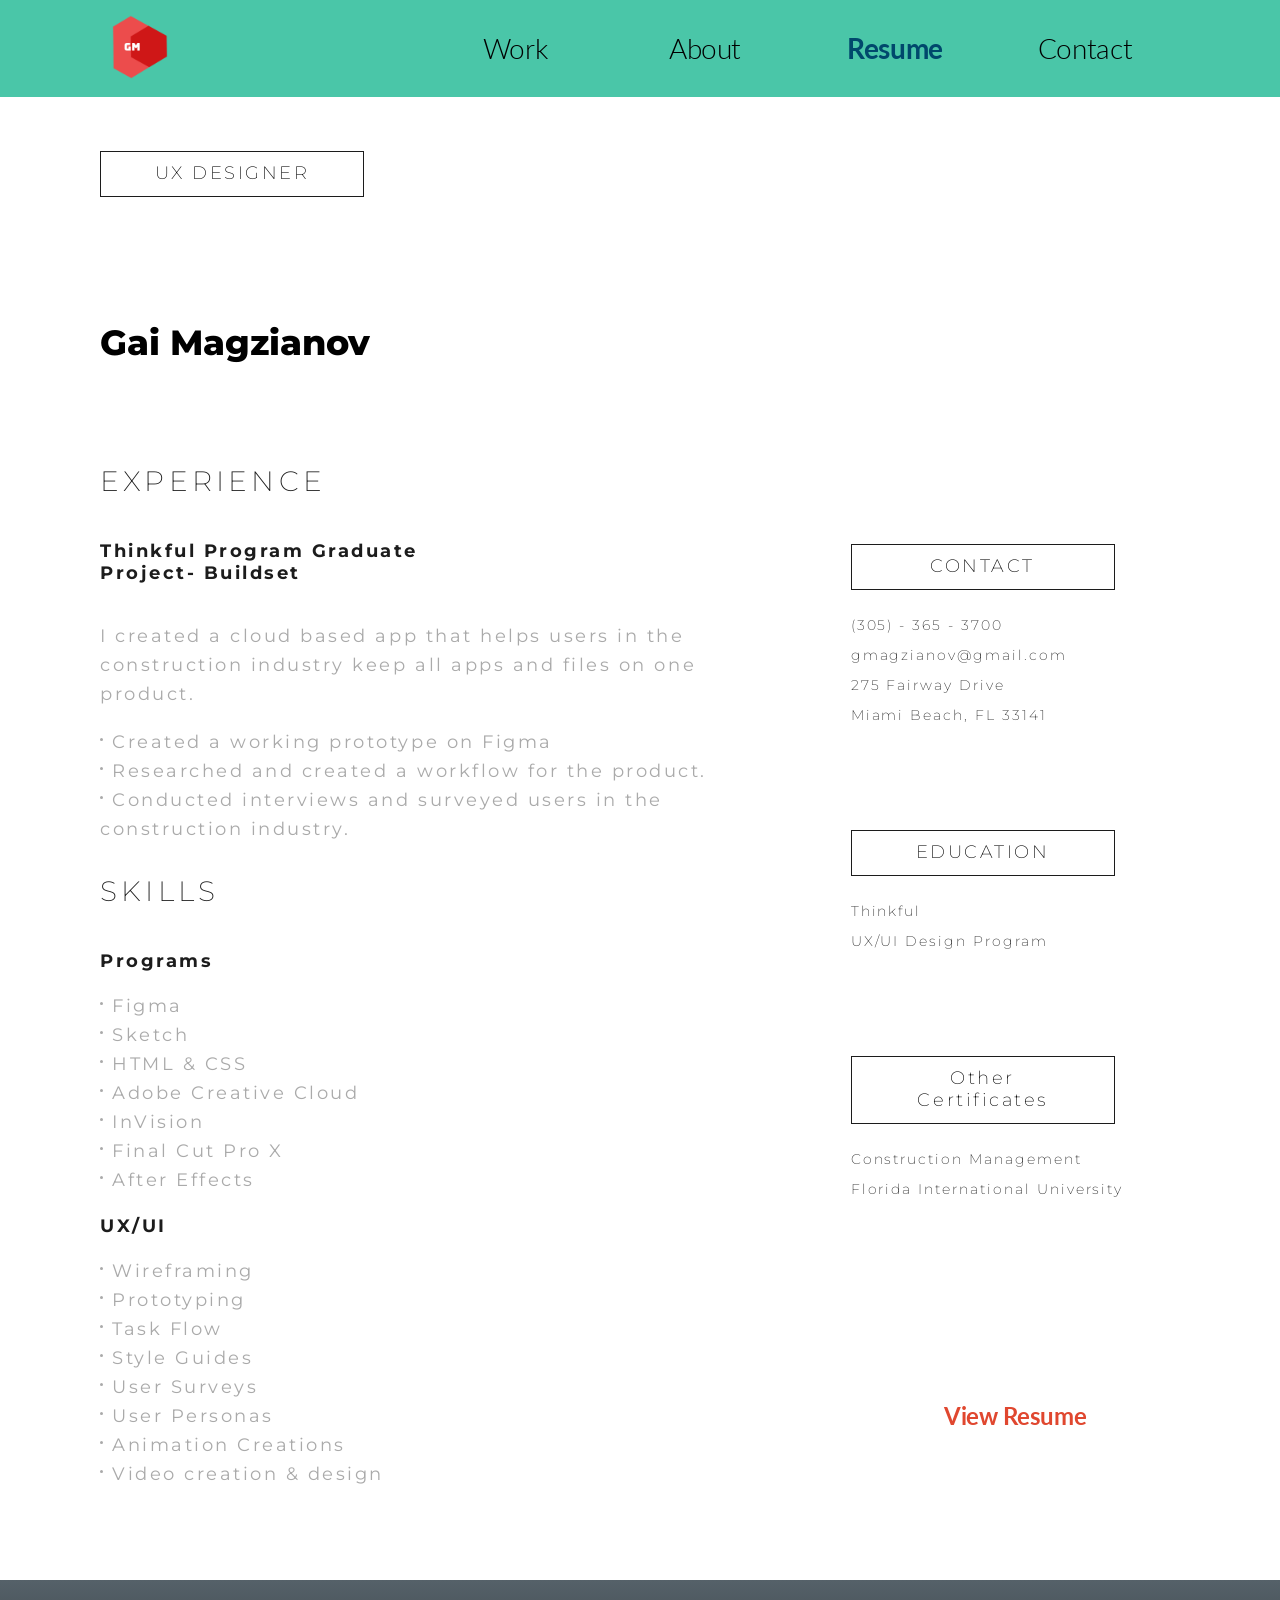
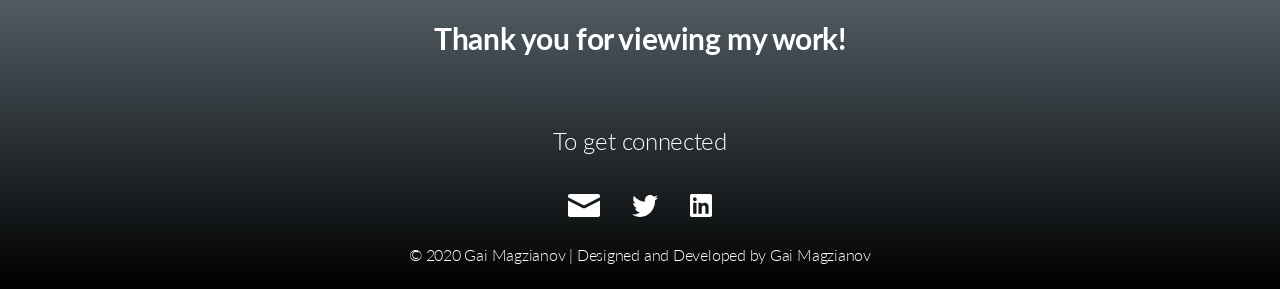
<file: resume.html>
<!DOCTYPE html>
<html lang="en">
  <head>
    <meta charset="UTF-8" />
    <meta name="viewport" content="width=device-width, initial-scale=1.0" />
    <title>Resume</title>
    <link rel="icon" href="./img/Logo.png" type="image/png" />
    <link rel="stylesheet" href="./css/normalize.css" />
    <link rel="stylesheet" href="./css/style.css" />
  </head>
  <body>
    <!-- main header start -->
    <header class="main_header">
      <div class="logo-wrapper">
        <a href="./index.html"><img src="./img/Logo.png" alt="logo" /></a>
      </div>
      <nav id="navBar" class="navBar">
        <button class="navBar-btn">
          <span class="navBar--open">
            <span></span>
            <span></span>
            <span></span>
          </span>
          <span class="navBar--close"></span>
        </button>
        <ul class="navBar-menu">
          <li><a href="./project.html" class="navBar-link">Work</a></li>
          <li><a href="./about.html" class="navBar-link">About</a></li>
          <li class="active">
            <a href="./resume.html" class="navBar-link">Resume</a>
          </li>
          <li><a href="#footer" class="navBar-link goto-link">Contact</a></li>
        </ul>
      </nav>
    </header>
    <!-- main header end -->
    <!-- Resume section start -->
    <section class="Resume">
      <div class="Resume-content">
        <h5 class="title-box">UX DESIGNER</h5>
        <h2>Gai Magzianov</h2>
        <div class="row">
          <div class="col left">
            <!-- container-experience start -->
            <article class="container-experience">
              <h3>EXPERIENCE</h3>
              <h4>
                Thinkful Program Graduate <br />
                Project- Buildset
              </h4>
              <br />
              <p>
                I created a cloud based app that helps users in the construction
                industry keep all apps and files on one product.
              </p>
              <br />
              <ul>
                <li>Created a working prototype on Figma</li>
                <li>Researched and created a workflow for the product.</li>
                <li>
                  Conducted interviews and surveyed users in the construction
                  industry.
                </li>
              </ul>
            </article>
            <!-- container-experience end -->
            <!-- container-skills start -->
            <article class="container-skills">
              <h3>SKILLS</h3>
              <h4>Programs</h4>
              <ul>
                <li>Figma</li>
                <li>Sketch</li>
                <li>HTML & CSS</li>
                <li>Adobe Creative Cloud</li>
                <li>InVision</li>
                <li>Final Cut Pro X</li>
                <li>After Effects</li>
              </ul>
              <h4>UX/UI</h4>
              <ul>
                <li>Wireframing</li>
                <li>Prototyping</li>
                <li>Task Flow</li>
                <li>Style Guides</li>
                <li>User Surveys</li>
                <li>User Personas</li>
                <li>Animation Creations</li>
                <li>Video creation & design</li>
              </ul>
            </article>
            <!-- container-skills end -->
            <!-- content-mobile-only start -->
            <section class="mobile-only">
              <h4>
                Assistant Project Manager
                <span>Hawkins Construction Inc.</span>
              </h4>
              <span class="time">Nov 2017 - Present</span>
              <br />
              <br />
              <p>
                I’v worked with commercial construction in the building process
                from ground up.
              </p>
              <br />
              <ul>
                <li>
                  Communicate with all workers involved to get material to the
                  site.
                </li>
                <li>Created schedules</li>
                <li>Read drawings and understand steps in building.</li>
              </ul>
            </section>
            <!-- content-mobile-only end -->
          </div>
          <div class="col right">
            <!-- sideBar start -->
            <aside class="sideBar">
              <h5 class="title-box">CONTACT</h5>
              <p>
                (305) - 365 - 3700 <br />
                gmagzianov@gmail.com <br />
                275 Fairway Drive <br />
                Miami Beach, FL 33141
              </p>
              <h5 class="title-box">EDUCATION</h5>
              <p>
                Thinkful <br />
                UX/UI Design Program
              </p>
              <h5 class="title-box">
                Other <br />
                Certificates
              </h5>
              <p>
                Construction Management <br />
                Florida International University
              </p>
              <a href="./img/Resume.pdf" class="Resume-link" target="_blank">
                View Resume
              </a>
            </aside>
            <!-- sideBar end -->
          </div>
        </div>
      </div>
    </section>
    <!-- Resume section end -->
    <!-- footer start -->
    <footer id="footer" class="footer">
      <div class="footer-content">
        <h3>Thank you for viewing my work!</h3>
        <p>To get connected</p>
        <div class="social-links">
          <a
            class="social-btn"
            href="mailto:gmagzianov@gmail.com"
            target="_blank"
          >
            <img src="./img/Rectangle.svg" alt="email" />
          </a>
          <a
            class="social-btn"
            href="https://twitter.com/magzianov"
            target="_blank"
          >
            <img src="./img//twitter.svg" alt="twitter" />
          </a>
          <a
            class="social-btn"
            href="https://www.linkedin.com/in/guy-magzianov/"
            target="_blank"
          >
            <img src="./img/linkedin.svg" alt="linkedin" />
          </a>
        </div>
        <div class="copyrights">
          <p>© 2020 Gai Magzianov | Designed and Developed by Gai Magzianov</p>
        </div>
      </div>
    </footer>
    <!-- footer end -->
    <script src="./js/script.js"></script>
  </body>
</html>
</file>
<file: css/style.css>
@import url("https://fonts.googleapis.com/css2?family=Lato:wght@300;400;700;900&display=swap");
@import url("https://fonts.googleapis.com/css2?family=Montserrat:wght@300;400;500;700;800&display=swap");

/* general styles  */
* {
  padding: 0;
  margin: 0;
  -webkit-box-sizing: border-box;
  box-sizing: border-box;
}
body {
  font-family: "Lato", sans-serif;
  color: #000000;
}
.row.fixed {
  display: -webkit-box;
  display: -webkit-flex;
  display: -ms-flexbox;
  display: flex;
  flex-direction: row;
}
.desktop-only {
  display: none;
}
/* general styles end */
/* main header styles */
.main_header {
  min-height: 58px;
  background: #4ac6a8;
  padding: 14px 22px;
  position: fixed;
  left: 0;
  top: 0;
  width: 100%;
  display: -webkit-box;
  display: -webkit-flex;
  display: -ms-flexbox;
  display: flex;
  -webkit-box-pack: justify;
  -webkit-justify-content: space-between;
  -ms-flex-pack: justify;
  justify-content: space-between;
  -webkit-box-align: flex-start;
  -webkit-align-items: flex-start;
  -ms-flex-align: flex-start;
  align-items: flex-start;
  transition: background 0.3s;
  z-index: 1;
}
.home_hero .main_header {
  background: transparent;
}
.home_hero .main_header.active {
  background: #4ac6a8;
}
.logo-wrapper img {
  width: 50px;
}
.navBar {
  position: relative;
  flex-grow: 1;
}
.navBar-btn {
  width: 40px;
  height: 40px;
  background: transparent;
  border: 0;
  outline: none;
  cursor: pointer;
  margin: 0 0 0 auto;
  display: block;
}
.navBar--open {
  position: relative;
  display: block;
  -webkit-animation: fadeIn 0.3s 1 forwards;
  animation: fadeIn 0.3s 1 forwards;
}
.navBar--open span {
  display: block;
  width: 100%;
  height: 4px;
  background: #000;
  margin: 8px auto;
}
.navBar.active .navBar--open {
  display: none;
}
.navBar--close {
  display: none;
  width: 40px;
  height: 40px;
  position: relative;
  background: #444;
  -webkit-border-radius: 50%;
  border-radius: 50%;
  margin: 0 auto;
}
.navBar--close::before,
.navBar--close::after {
  content: "";
  width: 60%;
  height: 4px;
  position: absolute;
  top: 50%;
  left: 50%;
  -webkit-transform: translate(-50%, -50%) rotate(45deg);
  -ms-transform: translate(-50%, -50%) rotate(45deg);
  transform: translate(-50%, -50%) rotate(45deg);
  -webkit-transform-origin: center;
  -ms-transform-origin: center;
  transform-origin: center;
  background: #96decd;
}
.navBar--close::after {
  -webkit-transform: translate(-50%, -50%) rotate(-45deg);
  -ms-transform: translate(-50%, -50%) rotate(-45deg);
  transform: translate(-50%, -50%) rotate(-45deg);
}
.navBar.active .navBar--close {
  display: block;
  -webkit-animation: fadeIn 0.3s 1 forwards;
  animation: fadeIn 0.3s 1 forwards;
}

.navBar-menu {
  position: static;
  list-style: none;
  right: 0;
  padding-right: 10px;
  text-align: right;
  display: none;
  margin: 15px 0;
}
.navBar-link {
  display: inline-block;
  font-family: "Lato", sans-serif;
  font-style: normal;
  font-weight: 300;
  font-size: 16px;
  line-height: 28px;
  text-align: center;
  letter-spacing: -0.0141176em;
  text-decoration: none;
  color: #000000;
  padding: 9px 16px;
  width: 150px;
  transition: 0.3s;
}

@-webkit-keyframes fadeIn {
  0% {
    opacity: 0;
  }
  100% {
    opacity: 1;
  }
}
@keyframes fadeIn {
  0% {
    opacity: 0;
  }
  100% {
    opacity: 1;
  }
}
/* main header end */
/* home_hero section styles */
.home_hero {
  background: linear-gradient(
    168.09deg,
    #4ac6a8 -1.42%,
    rgba(74, 198, 168, 0) 121.56%
  );
  background-image: linear-gradient(135deg, #4ac6a8 0%, #8ee3f5 100%);
  background-size: cover;
  position: relative;
  background: linear-gradient(45deg, #4ac6a8, #4ac6a8, #8ee3f5, #8ee3f5);
  background-size: 400% 400%;
  -webkit-animation: Gradient 10s ease infinite;
  -moz-animation: Gradient 10s ease infinite;
  -ms-animation: Gradient 10s ease infinite;
  animation: Gradient 10s ease infinite;
  padding-top: 100px;
}
@keyframes Gradient {
  0% {
    background-position: 0% 50%;
  }
  50% {
    background-position: 100% 50%;
  }
  100% {
    background-position: 0% 50%;
  }
}
.home_hero-content h1 {
  font-family: "Lato", sans-serif;
  font-style: normal;
  font-weight: 800;
  font-size: 24px;
  line-height: 55px;
  letter-spacing: -0.0141176em;
  color: #00486c;
  padding: 9px 34px 63px 51px;
}
/* home_hero section end */

/* buildSet section styles */
.buildSet-preview {
  display: block;
  margin: 41px auto 18px;
  width: 163px;
}
.buildSet-content {
  padding: 0 70px;
}
.buildSet-content h2 {
  font-family: "Lato", sans-serif;
  font-style: normal;
  font-weight: 900;
  font-size: 37px;
  line-height: 44px;
  letter-spacing: -0.0141176em;

  color: #e0472f;
}
.buildSet-content p {
  font-family: Lato;
  font-style: normal;
  font-weight: bold;
  font-size: 18px;
  line-height: 22px;
  letter-spacing: -0.0141176em;
  color: #000000;
  margin-top: 9px;
}
.btn-primary {
  background: #e0472f;
  -webkit-border-radius: 10px;
  border-radius: 10px;
  display: inline-block;
  font-family: "Lato", sans-serif;
  font-style: normal;
  font-weight: bold;
  font-size: 18px;
  line-height: 24px;
  letter-spacing: -0.0141176em;
  color: #ffffff;
  padding: 10px 20px 15px;
  border: 0;
  cursor: pointer;
  outline: none;
  text-decoration: none;
  text-align: center;
}
.buildSet-content .btn-primary {
  display: block;
  width: 100%;
  margin: 18px 0 30px;
}
/* buildSet section end */
/* footer styles */
.footer {
  background: -webkit-gradient(
    linear,
    left top,
    left bottom,
    from(#556169),
    to(#000000)
  );
  background: -o-linear-gradient(top, #556169 0%, #000000 100%);
  background: linear-gradient(180deg, #556169 0%, #000000 100%);
}
.footer-content {
  padding: 40px 70px 20px;
  text-align: center;
  font-family: "Lato", sans-serif;
  font-style: normal;
  font-weight: normal;
  color: #ffffff;
}
.footer-content h3 {
  font-size: 16px;
  line-height: 19px;
  letter-spacing: -0.0141176em;
  margin-bottom: 18px;
}
.footer-content p {
  margin-bottom: 30px;
}
.social-btn {
  display: inline-block;
  margin: 0px 14px;
}
.copyrights p {
  margin: 20px 0 0;
  font-size: 16px;
}
/* footer end */

/* About section styles */
.About {
  padding-top: 100px;
}
.About-content {
  padding: 27px 33px;
  font-family: "Lato", sans-serif;
  font-style: normal;
  font-weight: normal;
  font-size: 16px;
  line-height: 32px;
  letter-spacing: -0.0141176em;
  color: #000000;
  margin-bottom: 30px;
}
.About-content h2 {
  font-weight: bold;
  font-size: 22px;
  line-height: 45px;
}
.About-content h4 {
  margin: 30px 0 4px;
}
.About-content p {
  font-weight: lighter;
}
.profile-img {
  display: block;
  width: 100%;
  margin: 36px auto 17px;
  max-width: 309px;
}
/* About section end */
/* Resume section styles */
.Resume {
  position: relative;
  padding-top: 100px;
}
.Resume-content {
  padding: 27px 32px 100px;
  font-family: "Montserrat", sans-serif;
  font-style: normal;
}
.title-box {
  border: 1px solid #1c1c1c;
  padding: 10px 3px 12px;
  background: transparent;
  font-weight: 200;
  font-size: 10px;
  line-height: 12px;
  text-align: center;
  letter-spacing: 0.14em;
  min-width: 129px;
  display: inline-block;
}
.Resume-content h2 {
  font-weight: 800;
  font-size: 32px;
  line-height: 39px;
  margin-top: 33px;
  margin-bottom: 20px;
  width: 100px;
}
.Resume-content h3 {
  font-weight: 200;
  font-size: 18px;
  line-height: 22px;
  letter-spacing: 0.15em;
  margin-bottom: 10px;
  color: #1c1c1c;
}
.Resume-content h4 {
  font-weight: bold;
  font-size: 14px;
  line-height: 26px;
  letter-spacing: 0.14em;
  color: #1c1c1c;
}
.Resume-content h4 span {
  display: block;
  margin-top: -10px;
  color: #aaaaaa;
  font-weight: 500;
}
.Resume-content p {
  line-height: 24px;
  font-size: 14px;
  letter-spacing: 0.14em;
  color: #aaaaaa;
  font-weight: normal;
}
.Resume-content ul li {
  list-style: none;
  position: relative;
  line-height: 24px;
  font-size: 14px;
  letter-spacing: 0.14em;
  color: #aaaaaa;
  text-indent: 12px;
}
.Resume-content ul li::before {
  content: "";
  width: 3px;
  height: 3px;
  -webkit-border-radius: 50%;
  border-radius: 50%;
  background: #aaaaaa;
  position: absolute;
  left: 0;
  top: 10px;
}
.container-experience {
  margin-bottom: 30px;
}
.container-skills {
  margin-bottom: 40px;
}
.container-skills ul {
  margin-bottom: 5px;
}
.Resume-content .time {
  font-size: 12px;
  line-height: 15px;
  letter-spacing: 0.14em;
  color: #000000;
}
.Resume-content .sideBar {
  margin-top: 40px;
}
.Resume-content .sideBar p {
  font-weight: 200;
  font-size: 14px;
  line-height: 30px;
  letter-spacing: 0.14em;
  color: #1c1c1c;
  margin: 20px 0;
}
.Resume-link {
  font-family: Lato;
  font-style: normal;
  font-weight: bold;
  font-size: 18px;
  line-height: 24px;
  text-decoration: none;
  letter-spacing: -0.0141176em;
  display: block;
  text-align: center;
  color: #e0472f;
  margin: 60px 20px 40px;
}
/*  Resume section end */
/* project_hero styles */
.project_hero {
  padding-top: 100px;
}
.project_hero-content {
  font-family: "Lato", sans-serif;
  font-style: normal;
  padding: 20px 49px;
}
.project_hero-content h1 {
  font-weight: bold;
  font-size: 36px;
  line-height: 16px;
  text-align: center;
  color: #e0472f;
}
.project_hero-content p {
  font-family: Lato;
  font-style: normal;
  font-weight: 300;
  font-size: 17px;
  line-height: 20px;
  text-align: center;
  color: #000000;
}
.project_hero-content .btn-primary {
  display: block;
  width: 180px;
  padding: 7px 15px 10px;
  margin: 20px auto;
}
.project_hero-img {
  margin: 35px auto 10px;
  display: block;
  width: 129px;
}
/* project_hero end */
/* deliverables section styles */
.deliverables-content {
  font-family: "Lato", sans-serif;
  font-style: normal;
  font-weight: normal;
  margin-top: 50px;
}
.deliverables-content h2 {
  font-size: 28px;
  line-height: 16px;
  text-align: center;
  color: #000000;
}
.deliverables-examples {
  background: #ffffff;
  -webkit-box-shadow: 0px 4px 4px rgba(0, 0, 0, 0.25);
  box-shadow: 0px 4px 4px rgba(0, 0, 0, 0.25);
  -webkit-border-radius: 10px;
  border-radius: 10px;
  width: 216px;
  margin: 35px auto;
  text-align: center;
  padding: 20px 30px 10px;
  font-weight: 300;
  font-size: 17px;
  line-height: 28px;
}
.deliverables-content h3 {
  font-weight: 900;
  font-size: 17px;
  line-height: 20px;
  text-align: center;
  color: #000000;
  margin: 36px 0 26px;
}
.deliverables-content p {
  font-weight: 300;
  font-size: 17px;
  line-height: 25px;
  text-align: center;
  color: #000000;
}
/*  deliverables section styles */
/* FAQs section styles */
.FAQs {
  margin-bottom: 70px;
}
.FAQs p {
  font-weight: 300;
  font-size: 17px;
  line-height: 25px;
  text-align: center;
  color: #000000;
  padding: 0 46px;
}
.FAQs-item.desktop {
  display: none;
}
/* FAQs section end */
/* potential_users styles */
.potential_users-content {
  font-family: "Lato", sans-serif;
  font-style: normal;
  color: #000000;
  padding: 0 48px;
}
.potential_users-content h2 {
  font-weight: 900;
  font-size: 24px;
  line-height: 25px;
  text-align: center;
  margin-bottom: 50px;
}
.potential_users-content h3 {
  font-weight: 300;
  font-size: 18px;
  line-height: 25px;
  text-align: center;
  color: #000000;
}
.survey-img {
  display: block;
  margin: 9px auto 40px;
  width: 77px;
}
.potential_users-content h4 {
  font-weight: normal;
  font-size: 18px;
  line-height: 25px;
  text-align: center;
  color: #000000;
  margin-bottom: 29px;
}
.potential_users-content p {
  font-style: normal;
  font-weight: 300;
  font-size: 17px;
  line-height: 21px;
  color: #000000;
}
p.survey-result {
  font-style: normal;
  font-weight: bold;
  font-size: 18px;
  line-height: 25px;
  text-align: center;
  color: #000000;
  margin: 30px 0 100px;
}
/* potential_users end */
/* personas section styles */
.personas-content {
  font-family: "Lato", sans-serif;
  font-style: normal;
  color: #000000;
}
.personas-content h2 {
  font-weight: bold;
  font-size: 24px;
  line-height: 25px;
  text-align: center;
}
.personas-img {
  display: block;
  margin: 20px auto 80px;
  width: 121px;
}
.personas-profile {
  text-align: center;
}
.personas-profile-img {
  display: block;
  margin: 0 auto 30px;
}
.personas-profile .personas-profile-info {
  font-weight: 500;
}
.personas-profile p {
  font-size: 17px;
  line-height: 25px;
  text-align: center;
  color: #000000;
  margin-bottom: 50px;
  padding: 0 30px;
  font-weight: lighter;
}
.personas-profile h3 {
  font-size: 17px;
  line-height: 25px;
  font-weight: 600;
}
.personas-profile blockquote {
  font-weight: 600;
  padding: 5px 45px;
  margin-bottom: 40px;
  font-size: 17px;
  line-height: 25px;
  font-style: italic;
}
/* personas section end */
/* analysis section start */
.analysis-content {
  font-family: "Lato", sans-serif;
  font-style: normal;
  color: #000000;
}
.analysis-content h2 {
  font-weight: bold;
  font-size: 24px;
  line-height: 25px;
  text-align: center;
}
.analysis-img {
  display: block;
  margin: 36px auto 62px;
  width: 126px;
}
.analysis_table {
  display: -webkit-box;
  display: -webkit-flex;
  display: -ms-flexbox;
  display: flex;
  width: 90%;
  margin: 30px auto 50px;
}
.analysis_table-col {
  background: #6ed1b9;
  font-size: 11px;
  line-height: 25px;
  color: #000000;
  -webkit-flex-basis: 25%;
  -ms-flex-preferred-size: 25%;
  flex-basis: 25%;
  padding: 10px;
}
.analysis_table-col:nth-child(2) {
  background: #e66c59;
}
.analysis_table-col:nth-child(3) {
  background: #5999f1;
}
.analysis_table-col:nth-child(4) {
  background: #af74e6;
}
.table-col-head {
  text-align: center;
  border-bottom: 1px solid rgba(0, 0, 0, 0.25);
  height: 40px;
  display: -webkit-box;
  display: -webkit-flex;
  display: -ms-flexbox;
  display: flex;
  -webkit-box-pack: center;
  -webkit-justify-content: center;
  -ms-flex-pack: center;
  justify-content: center;
  -webkit-box-align: end;
  -webkit-align-items: flex-end;
  -ms-flex-align: end;
  align-items: flex-end;
}
.table-col-cell {
  font-style: normal;
  font-weight: normal;
  font-size: 10px;
  line-height: 13px;
  color: #000000;
  width: 80%;
  padding-top: 5px;
}
.analysis-content h3 {
  font-style: italic;
  font-weight: 900;
  font-size: 24px;
  line-height: 11px;
  text-align: center;
  color: #000000;
}
/* analysis section end */
/* user_stories section styles */
.user_stories-content {
  font-family: "Lato", sans-serif;
  font-style: normal;
}
.user_stories-content h2 {
  font-weight: bold;
  font-size: 24px;
  line-height: 25px;
  color: #000000;
  text-align: center;
}
.user_stories-img {
  display: block;
  margin: 30px auto 40px;
  width: 41px;
}
.user_stories-content p {
  font-weight: 300;
  font-size: 12px;
  line-height: 25px;
  text-align: center;
  color: #000000;
  padding: 0 70px 0 80px;
}
.list_importance {
  margin-top: 60px;
  padding: 0 66px;
  margin-bottom: 100px;
}
.list_importance-item {
  margin-bottom: 22px;
}
.list_importance-item h3 {
  font-style: italic;
  font-weight: 600;
  font-size: 18px;
  line-height: 25px;
  text-align: center;
  color: #000000;
  margin-bottom: 7px;
}
.list_importance-item li {
  list-style: none;
  border: 0.1px solid rgba(0, 0, 0, 0.25);
  -webkit-box-sizing: border-box;
  box-sizing: border-box;
  -webkit-box-shadow: 0px 4px 4px rgba(0, 0, 0, 0.25);
  box-shadow: 0px 4px 4px rgba(0, 0, 0, 0.25);
  -webkit-border-radius: 4px;
  border-radius: 4px;
  padding: 2px 0 2px 21px;
  font-weight: 300;
  font-size: 12px;
  line-height: 25px;
  color: #ffffff;
}
.list_importance-item.red li {
  background: #eb5757;
}
.list_importance-item.yellow li {
  background: #f2c94c;
  color: #000000;
}
.list_importance-item.green li {
  background: rgba(33, 150, 143, 0.76);
  color: #000000;
}
/* user_stories section end */
/* user_flows section styles */
.user_flows-content {
  font-family: "Lato", sans-serif;
  font-style: normal;
  color: #000000;
  margin-bottom: 120px;
}
.user_flows-content h2 {
  font-weight: bold;
  font-size: 24px;
  line-height: 25px;
  text-align: center;
}
.user_flows-img {
  display: block;
  margin: 24px auto 66px;
  width: 105px;
}
.user_flows-content p {
  font-weight: 300;
  font-size: 12px;
  line-height: 25px;
  text-align: center;
  color: #000000;
  padding: 0 70px;
}
.diagram-img {
  display: block;
  margin: 60px auto;
  max-width: 90%;
}
/* user_flows section end */
/* wire_framing section styles */
.wire_framing-content {
  font-family: Lato;
  font-style: normal;
  color: #000000;
  margin-bottom: 100px;
}
.wire_framing-content h2 {
  font-weight: bold;
  font-size: 24px;
  line-height: 25px;
  text-align: center;
}
.wire_framing-img {
  display: block;
  margin: 31px auto 47px;
  width: 111px;
}
.wire_framing-content p {
  font-style: normal;
  font-weight: 300;
  font-size: 18px;
  line-height: 25px;
  text-align: center;
  color: #000000;
  padding: 0 65px;
}
.wire_framing-preview {
  display: block;
  margin: 35px auto;
  width: 80%;
}
/* wire_framing section end */
/* branding section start */
.branding-content {
  font-family: "Lato", sans-serif;
  font-style: normal;
  color: #000000;
}
.branding-content h2 {
  font-weight: bold;
  font-size: 24px;
  line-height: 25px;
  text-align: center;
}
.branding-img {
  display: block;
  margin: 36px auto 40px;
  width: 80px;
}
.branding-content p {
  font-weight: 300;
  font-size: 12px;
  line-height: 25px;
  text-align: center;
  color: #000000;
}
.branding-content > p {
  padding: 0 66px;
  margin-bottom: 40px;
}
.branding-content h3 {
  font-weight: bold;
  font-size: 18px;
  line-height: 25px;
  text-align: center;
  color: #000000;
}
.branding-preview {
  display: block;
  margin: 36px auto 40px;
}
.list_colors {
  margin: 40px 0;
}
.list_colors .row {
  -webkit-justify-content: space-around;
  -ms-flex-pack: distribute;
  justify-content: space-around;
}
.list_colors .col {
  -webkit-flex-basis: 82px;
  -ms-flex-preferred-size: 82px;
  flex-basis: 82px;
  text-align: center;
}
.list_colors-item {
  margin-bottom: 40px;
}
.list_colors-item h4 {
  font-weight: 300;
  font-size: 13px;
  line-height: 25px;
  color: #000000;
}
.list_colors-item img {
  margin: 7px auto 24px;
  display: block;
}
.list_colors-item p {
  font-weight: 300;
  font-size: 12px;
  line-height: 14px;
  text-align: center;
  color: #000000;
}
/* branding section end */
/* final_product section start */
.final_product-content {
  font-family: "Lato", sans-serif;
  font-style: normal;
  color: #000000;
  padding: 0 62px;
  margin-bottom: 150px;
}
.final_product-content h2 {
  font-weight: bold;
  font-size: 24px;
  line-height: 25px;
  text-align: center;
  margin-bottom: 13px;
}
.final_product-content p {
  font-style: normal;
  font-weight: 300;
  font-size: 17px;
  line-height: 25px;
  color: #000000;
  margin-bottom: 20px;
}
.final_product-preview {
  display: block;
  width: 100%;
  margin: 35px auto;
}
.final_product-content .row.fixed {
  margin-bottom: 50px;
  -webkit-box-align: center;
  -webkit-align-items: center;
  -ms-flex-align: center;
  align-items: center;
}

.final_product-content .row.fixed .col {
  margin: 0 3%;
}
.final_product-content .row.fixed img {
  height: 420px;
  width: auto;
}
.final_product-content .row {
  -webkit-justify-content: space-around;
  -ms-flex-pack: distribute;
  justify-content: space-around;
}

/* final_product section end */
/* responsivness */
@media all and (min-width: 768px) {
  .main_header {
    -webkit-box-align: center;
    -webkit-align-items: center;
    -ms-flex-align: center;
    align-items: center;
    padding: 14px 100px;
    height: 97px;
  }
  .logo-wrapper img {
    width: 80px;
  }
  .navBar {
    width: 100%;
    display: -webkit-box;
    display: -webkit-flex;
    display: -ms-flexbox;
    display: flex;
    -webkit-box-pack: end;
    -webkit-justify-content: flex-end;
    -ms-flex-pack: end;
    justify-content: flex-end;
    -webkit-box-align: center;
    -webkit-align-items: center;
    -ms-flex-align: center;
    align-items: center;
  }
  .navBar-btn {
    display: none;
  }
  .navBar-menu {
    display: -webkit-box;
    display: -webkit-flex;
    display: -ms-flexbox;
    display: flex;
    -webkit-box-align: center;
    -webkit-align-items: center;
    -ms-flex-align: center;
    align-items: center;
    position: unset;
    padding-right: 0;
  }
  .navBar.active .navBar-menu {
    display: flex;
  }
  .navBar-menu .navBar-link {
    margin: 0 20px;
    font-size: 28px;
    line-height: 85px;
    letter-spacing: -0.0141176em;
  }
  .navBar .navBar-link:hover {
    background: transparent;
  }
  .navBar-menu li.active .navBar-link {
    font-weight: bold;
    color: #00486c;
  }
  .row {
    display: -webkit-box;
    display: -webkit-flex;
    display: -ms-flexbox;
    display: flex;
    -webkit-box-align: center;
    -webkit-align-items: center;
    -ms-flex-align: center;
    align-items: center;
  }
  .project_hero-content {
    padding: 0 148px;
    margin: 160px 0 200px;
    min-height: 100vh;
  }
  .project_hero-content .col {
    -webkit-flex-basis: 50%;
    -ms-flex-preferred-size: 50%;
    flex-basis: 50%;
  }
  .project_hero-content .col.left {
    -webkit-flex-basis: unset;
    -ms-flex-preferred-size: unset;
    flex-basis: unset;
    margin: 0 50px 0 auto;
  }
  .project_hero-content h1 {
    font-weight: bold;
    font-size: 72px;
    line-height: 16px;
  }
  .project_hero-content p {
    width: 409px;
    margin: 0 auto;
    font-size: 35px;
    line-height: 50px;
  }
  .project_hero-content .btn-primary {
    font-size: 24px;
    line-height: 24px;
    width: 307px;
    padding: 16px;
  }
  .project_hero-img {
    max-width: 100%;
    margin: 0 auto 0 0;
    width: 391px;
  }

  .deliverables-content h2 {
    font-weight: normal;
    font-size: 44px;
    line-height: 16px;
    margin-bottom: 100px;
  }
  .deliverables-examples {
    padding-top: 50px;
    width: 456px;
    margin-bottom: 300px;
  }
  .deliverables-examples p {
    font-weight: 300;
    font-size: 35px;
    line-height: 70px;
  }
  .FAQs {
    display: -webkit-box;
    display: -webkit-flex;
    display: -ms-flexbox;
    display: flex;
    padding: 0 129px;
    -webkit-box-pack: center;
    -webkit-justify-content: center;
    -ms-flex-pack: center;
    justify-content: center;
    margin-bottom: 300px;
  }
  .FAQs-item {
    -webkit-flex-basis: 33%;
    -ms-flex-preferred-size: 33%;
    flex-basis: 33%;
  }
  .FAQs-item h3 {
    font-weight: 900;
    font-size: 24px;
    line-height: 20px;
  }
  .FAQs-item p {
    padding: 40px 30px;
    font-size: 28px;
    line-height: 35px;
  }
  .FAQs-item:not(:first-child) p {
    border-left: 1px solid #000000;
    height: 100%;
  }
  .FAQs-item.mobile {
    display: none;
  }
  .potential_users-content h2 {
    font-weight: 900;
    font-size: 48px;
    line-height: 45px;
    width: unset;
    margin-bottom: 200px;
  }
  .potential_users-content h3 {
    font-size: 28px;
    line-height: 25px;
    margin-bottom: 20px;
  }
  .survey-img {
    margin: 20px auto;
    width: 213px;
  }
  .potential_users-content h4 {
    font-size: 28px;
    line-height: 25px;
  }
  .potential_users-content > p {
    max-width: 864px;
    margin: 0 auto;
    font-weight: 300;
    font-size: 27px;
    line-height: 30px;
    margin-top: 100px;
    margin-bottom: 100px;
  }
  .survey-result {
    display: none;
  }
  .personas-content {
    margin-bottom: 100px;
  }
  .personas-content h2 {
    font-size: 28px;
    line-height: 25px;
  }
  .personas-content .row {
    -webkit-justify-content: space-around;
    -ms-flex-pack: distribute;
    justify-content: space-around;
    -webkit-box-align: start;
    -webkit-align-items: flex-start;
    -ms-flex-align: start;
    align-items: flex-start;
    max-width: 80%;
    margin: 0 auto;
  }
  .personas-content .col {
    width: 50%;
  }
  .personas-content .col:first-child {
    border-right: 0.2px solid #a0a0a0;
  }
  .personas-img {
    width: unset;
  }
  .personas-profile {
    padding: 15px 25px;
  }
  .personas-profile .personas-profile-info {
    text-align: center;
    font-size: 27px;
    line-height: 40px;
  }
  .personas-profile h3 {
    text-align: left;
    padding: 0 30px;
    font-size: 27px;
    line-height: 40px;
  }
  .personas-profile p {
    text-align: left;
    font-size: 27px;
    line-height: 40px;
  }
  .personas-profile blockquote {
    font-size: 27px;
    line-height: 40px;
  }
  .user_stories-content {
    margin-bottom: 200px;
  }
  .user_flows-content h2 {
    font-size: 28px;
    line-height: 25px;
  }
  .user_stories-content > p {
    padding: 0 460px;
    font-size: 20px;
    line-height: 30px;
  }
  .list_importance {
    display: -webkit-box;
    display: -webkit-flex;
    display: -ms-flexbox;
    display: flex;
    -webkit-justify-content: space-around;
    -ms-flex-pack: distribute;
    justify-content: space-around;
    margin-top: 100px;
  }
  .list_importance-item {
    -webkit-flex-basis: 25%;
    -ms-flex-preferred-size: 25%;
    flex-basis: 25%;
  }
  .analysis-img {
    width: unset;
  }
  .analysis-content h2 {
    font-size: 28px;
    line-height: 25px;
  }
  .analysis-content > p {
    font-family: "Lato", sans-serif;
    font-style: normal;
    font-weight: 300;
    font-size: 24px;
    line-height: 25px;
    text-align: center;

    color: #000000;
    padding: 0 320px;
    margin-bottom: 30px;
  }
  .desktop-only {
    display: block;
  }
  .analysis-content .row {
    -webkit-flex-wrap: wrap;
    -ms-flex-wrap: wrap;
    flex-wrap: wrap;
    -webkit-justify-content: space-around;
    -ms-flex-pack: distribute;
    justify-content: space-around;
    -webkit-box-align: stretch;
    -webkit-align-items: stretch;
    -ms-flex-align: stretch;
    align-items: stretch;
  }
  .analysis-content .col {
    -webkit-flex-basis: 40%;
    -ms-flex-preferred-size: 40%;
    flex-basis: 40%;
  }
  .analysis-content .col:last-child {
    margin: 120px 0 160px;
  }
  .analysis_table {
    height: 100%;
  }
  .table-col-head {
    font-size: 14px;
    line-height: 25px;
  }
  .table-col-cell p {
    font-size: 10px;
    line-height: 15px;
  }
  .user_flows-content h2 {
    font-size: 28px;
    line-height: 25px;
  }
  .mobile-only {
    display: none;
  }
  .user_stories-img {
    width: unset;
  }
  .user_flows-content p {
    font-size: 20px;
    line-height: 70px;
  }
  .user_flows-img {
    width: unset;
  }
  .diagram-img {
    margin: 26px auto 90px;
    width: unset;
    max-width: 85%;
  }
  .diagram-img:nth-child(7) {
    max-width: 50%;
  }
  .wire_framing-content {
    margin-bottom: 120px;
  }
  .wire_framing-img {
    width: unset;
  }
  .wire_framing-content h2 {
    font-size: 28px;
    line-height: 25px;
  }
  .wire_framing-content > p {
    font-size: 18px;
    line-height: 27px;
    padding: 50px 363px;
  }
  .wire_framing-content .row {
    -webkit-justify-content: space-around;
    -ms-flex-pack: distribute;
    justify-content: space-around;
    -webkit-flex-wrap: wrap;
    -ms-flex-wrap: wrap;
    flex-wrap: wrap;
  }
  .wire_framing-content .col {
    -webkit-flex-basis: 45%;
    -ms-flex-preferred-size: 45%;
    flex-basis: 45%;
  }
  .branding-content h2 {
    font-size: 28px;
    line-height: 25px;
  }
  .branding-img {
    margin-top: 20px;
    width: unset;
  }
  .wire_framing-preview {
    width: unset;
    max-width: 95%;
  }
  .branding-content > p {
    padding: 100px 250px;
    font-size: 20px;
    line-height: 35px;
  }
  .branding-content h3 {
    font-size: 28px;
    line-height: 25px;
  }
  .branding-preview {
    -webkit-transform: rotate(180deg);
    -ms-transform: rotate(180deg);
    transform: rotate(180deg);
    margin-bottom: 100px;
  }
  .list_colors {
    max-width: 500px;
    margin: 50px auto;
  }
  .final_product-content h2 {
    font-size: 24px;
    line-height: 25px;
    margin-bottom: 50px;
  }
  .final_product-content > p {
    font-size: 17px;
    line-height: 25px;
    padding: 0 373px;
    margin-bottom: 100px;
  }
  .final_product-content .row {
    -webkit-justify-content: space-around;
    -ms-flex-pack: distribute;
    justify-content: space-around;
  }
  .final_product-content > .row.fixed {
    padding: 0 310px;
  }
  .final_product-content > .final_product-preview {
    padding: 0 310px;
  }
  .final_product-content .row.fixed img {
    height: 425px;
    width: auto;
  }
  .footer h3 {
    font-size: 30px;
    line-height: 36px;
    margin-bottom: 70px;
  }
  .footer p {
    font-weight: 300;
    font-size: 24px;
    line-height: 29px;
    letter-spacing: -0.0141176em;
    margin-bottom: 39px;
  }
  .copyrights p {
    margin: 20px 0 0;
    font-size: 16px;
  }
  .title-box {
    width: 264px;
    font-size: 18px;
    line-height: 22px;
    letter-spacing: 0.14em;
  }
  .Resume-content {
    padding: 51px 100px;
  }
  .Resume-content h2 {
    margin-bottom: 100px;
    margin-top: 124px;
    font-weight: 800;
    font-size: 35px;
    line-height: 43px;
    width: unset;
  }
  .Resume-content h3 {
    font-size: 28px;
    line-height: 34px;
    letter-spacing: 0.15em;
    margin-bottom: 42px;
  }
  .Resume-content > .row {
    -webkit-box-pack: justify;
    -webkit-justify-content: space-between;
    -ms-flex-pack: justify;
    justify-content: space-between;
    -webkit-box-align: start;
    -webkit-align-items: flex-start;
    -ms-flex-align: start;
    align-items: flex-start;
  }
  .Resume-content > .row .col.left {
    -webkit-box-flex: 67%;
    -webkit-flex: 67%;
    -ms-flex: 67%;
    flex: 67%;
    margin-right: 2%;
    padding-right: 100px;
  }
  .Resume-content > .row .col.right {
    -webkit-box-flex: 30%;
    -webkit-flex: 30%;
    -ms-flex: 30%;
    flex: 30%;
  }
  .Resume-content p {
    font-size: 18px;
    line-height: 29px;
    letter-spacing: 0.14em;
  }
  .Resume-content ul li {
    font-size: 18px;
    line-height: 29px;
    letter-spacing: 0.14em;
  }
  .Resume-content h4 {
    font-size: 18px;
    line-height: 22px;
    letter-spacing: 0.14em;
    margin-bottom: 20px;
    margin-top: 20px;
  }
  .Resume-content .sideBar {
    margin-top: 80px;
  }
  .Resume-content .sideBar p {
    margin-bottom: 100px;
  }
  .Resume-link {
    margin-top: 200px;
    font-size: 24px;
    line-height: 24px;
  }
  .About {
    background: #f3f3f3;
  }
  .About-content {
    margin-bottom: 0;
    padding: 99px 100px;
  }
  .About-content .row {
    -webkit-box-pack: justify;
    -webkit-justify-content: space-between;
    -ms-flex-pack: justify;
    justify-content: space-between;
    -webkit-box-orient: horizontal;
    -webkit-box-direction: reverse;
    -webkit-flex-direction: row-reverse;
    -ms-flex-direction: row-reverse;
    flex-direction: row-reverse;
    -webkit-box-align: start;
    -webkit-align-items: flex-start;
    -ms-flex-align: start;
    align-items: flex-start;
  }
  .About-content .row .col {
    -webkit-flex-basis: 49%;
    -ms-flex-preferred-size: 49%;
    flex-basis: 49%;
  }
  .About-content h2 {
    font-size: 35px;
    line-height: 45px;
    letter-spacing: -0.0141176em;
  }
  .About-content h4 {
    font-size: 24px;
    line-height: 32px;
  }
  .About-content p {
    font-size: 24px;
    line-height: 32px;
  }
  .profile-img {
    margin-top: 180px;
  }
  .home_hero-content {
    padding: 50px 150px 100px;
  }
  .home_hero-content h1 {
    font-size: 44px;
    line-height: 70px;
    letter-spacing: -0.0141176em;
  }
  .buildSet {
    display: -webkit-box;
    display: -webkit-flex;
    display: -ms-flexbox;
    display: flex;
    -webkit-box-pack: center;
    -webkit-justify-content: center;
    -ms-flex-pack: center;
    justify-content: center;
    padding: 150px 0;
  }
  .buildSet-content {
    max-width: 349px;
    display: -webkit-box;
    display: -webkit-flex;
    display: -ms-flexbox;
    display: flex;
    -webkit-box-orient: vertical;
    -webkit-box-direction: normal;
    -webkit-flex-direction: column;
    -ms-flex-direction: column;
    flex-direction: column;
    -webkit-box-pack: center;
    -webkit-justify-content: center;
    -ms-flex-pack: center;
    justify-content: center;
  }
  .buildSet-preview {
    width: 276px;
  }
}
@media all and (min-width: 768px) and (max-width: 1200px) {
  .navBar-menu {
    max-width: 100%;
  }
  .navBar-link {
    width: 100px;
  }
  .project_hero-content {
    margin-top: 50px;
  }
  .project_hero-content > .row {
    flex-direction: column;
    justify-self: center;
  }
  .project_hero-content > .row > .col.left {
    margin: 0 0 60px 0;
  }
  .FAQs {
    padding: 0 2%;
  }
  .FAQs-item p {
    padding: 40px 30px 20px;
  }
  .user_stories-content > p,
  .wire_framing-content > p,
  .branding-content > p,
  .final_product-content > p,
  .analysis-content > p {
    padding-left: 20%;
    padding-right: 20%;
    text-align: center;
  }
  .final_product-content > .row.fixed {
    padding: 0 10%;
  }
  .analysis-content .row {
    flex-flow: column;
    margin-top: 70px;
  }
  .analysis-content .analysis_table-col {
    min-height: 400px;
  }
  .analysis-content .col:last-child {
    margin: unset;
  }
  .table-col-cell p {
    font-size: 15px;
    line-height: 1.1;
  }
  .final_product-content .final_product-preview {
    max-width: 80%;
    padding: unset;
  }
  .final_product-content .row.fixed .col {
    flex-basis: 50%;
  }
  .final_product-content .row .final_product-preview {
    max-width: 90%;
  }
}

@media all and (max-width: 768px) {
  .navBar-btn {
    position: relative;
    z-index: 2;
  }
  .navBar.active .navBar-btn {
    position: fixed;
    top: 14px;
    right: 22px;
  }
  .navBar-menu {
    position: fixed;
    left: 0;
    right: unset;
    top: 0;
    width: 0;
    height: 100%;
    display: flex;
    flex-direction: column;
    justify-content: center;
    align-items: center;
    background: rgba(0, 0, 0, 0.9);
    margin: 0;
    padding: 0;
    transition: width 0.8s;
    overflow: hidden;
    z-index: 1;
  }
  .navBar.active .navBar-menu {
    width: 100%;
  }
  .navBar-link {
    font-size: 36px;
    color: #818181;
    display: block;
    transition: 0.3s;
    font-weight: 500;
    padding: 20px 10px;
  }
  .navBar-link:hover,
  .navBar-link:focus {
    color: #f1f1f1;
  }
  .navBar:not(.active) .navBar-link {
    color: transparent;
  }
}
@media all and (max-width: 499px) {
  .list_colors-item img {
    width: 50px;
  }
  .final_product-content .row.fixed {
    display: block;
  }
}
</file>
